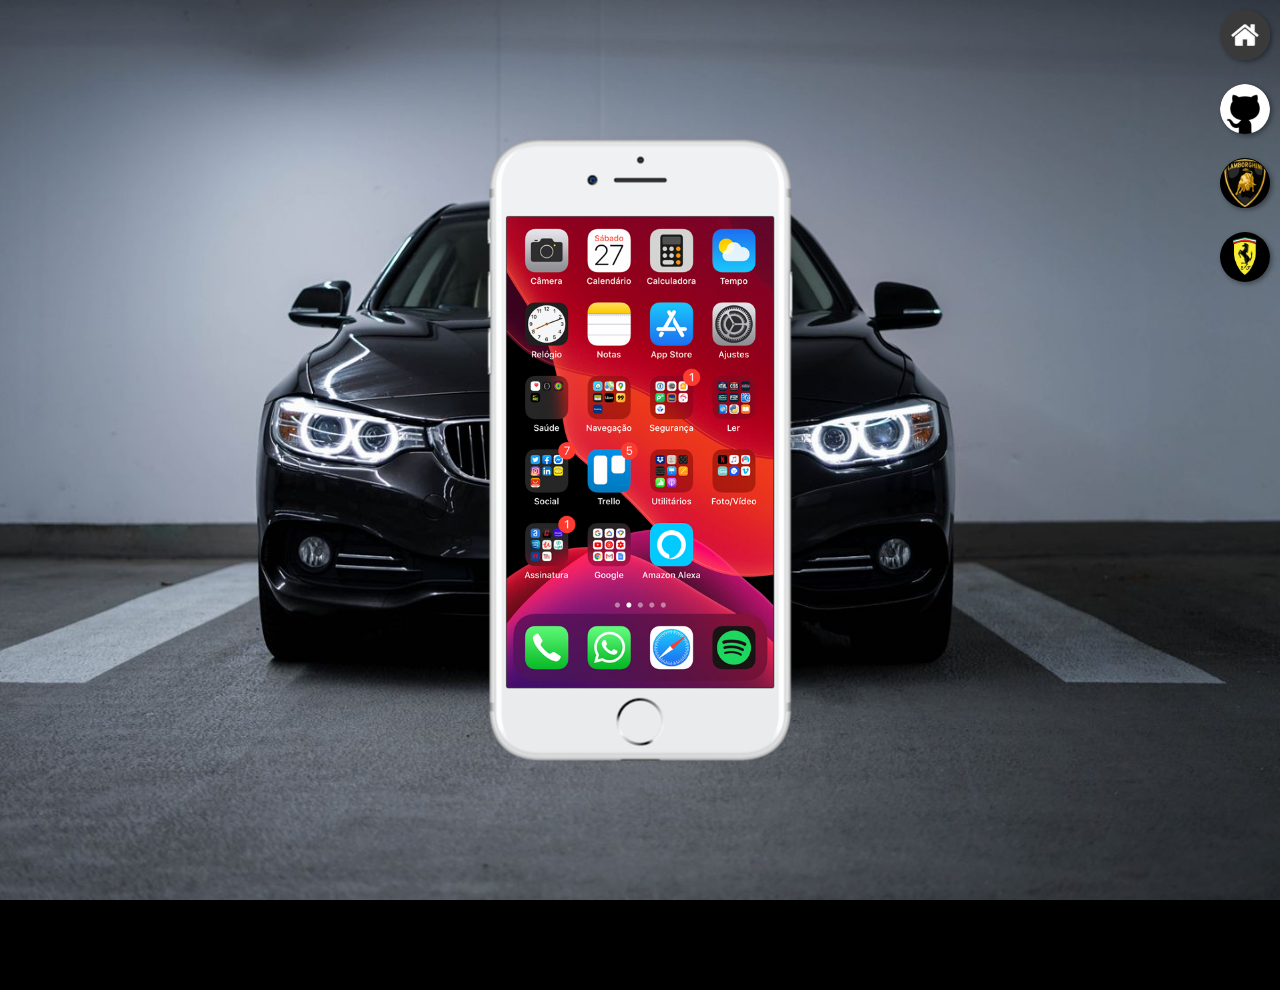
<file: index.html>
<!DOCTYPE html>
<html lang="pt-br">
<head>
    <meta charset="UTF-8">
    <meta name="viewport" content="width=device-width, initial-scale=1.0">
    <title>Projeto-Digital</title>
    <link rel="shortcut icon" href="favicon.ico" type="image/x-icon">
    <link rel="stylesheet" href="estilo/style.css">
</head>
<body>
   <main>
    <section id="telefone">
        <iframe src="home.html" name="tela" id="tela" frameborder="0">
            Seu navegador não é compatível com isso.
        </iframe>

    </section>
    <section id="redes-sociais">
        <a href="home.html" target="tela"><img src="imagem/logo-home.jpg" alt="Home"></a><br>
       
        <a href="GitHub.html" target="tela"><img src="imagem/GitHub_Invertocat_White.png" alt="GitHub"></a><br>
        
        <a href="lamborghini.html" target="tela"><img class="logo-projeto" id="lamborghini" src="imagem/android-chrome-512x512.png" alt="lamborghini"></a><br>
          
        <a href="ferrari.html" target="tela"><img  class="logo-projeto" src="imagem/simbolo ferrari.jpg" alt="Ferrari"></a>

    </section> 

   </main>
    
</body>
</html>
</file>
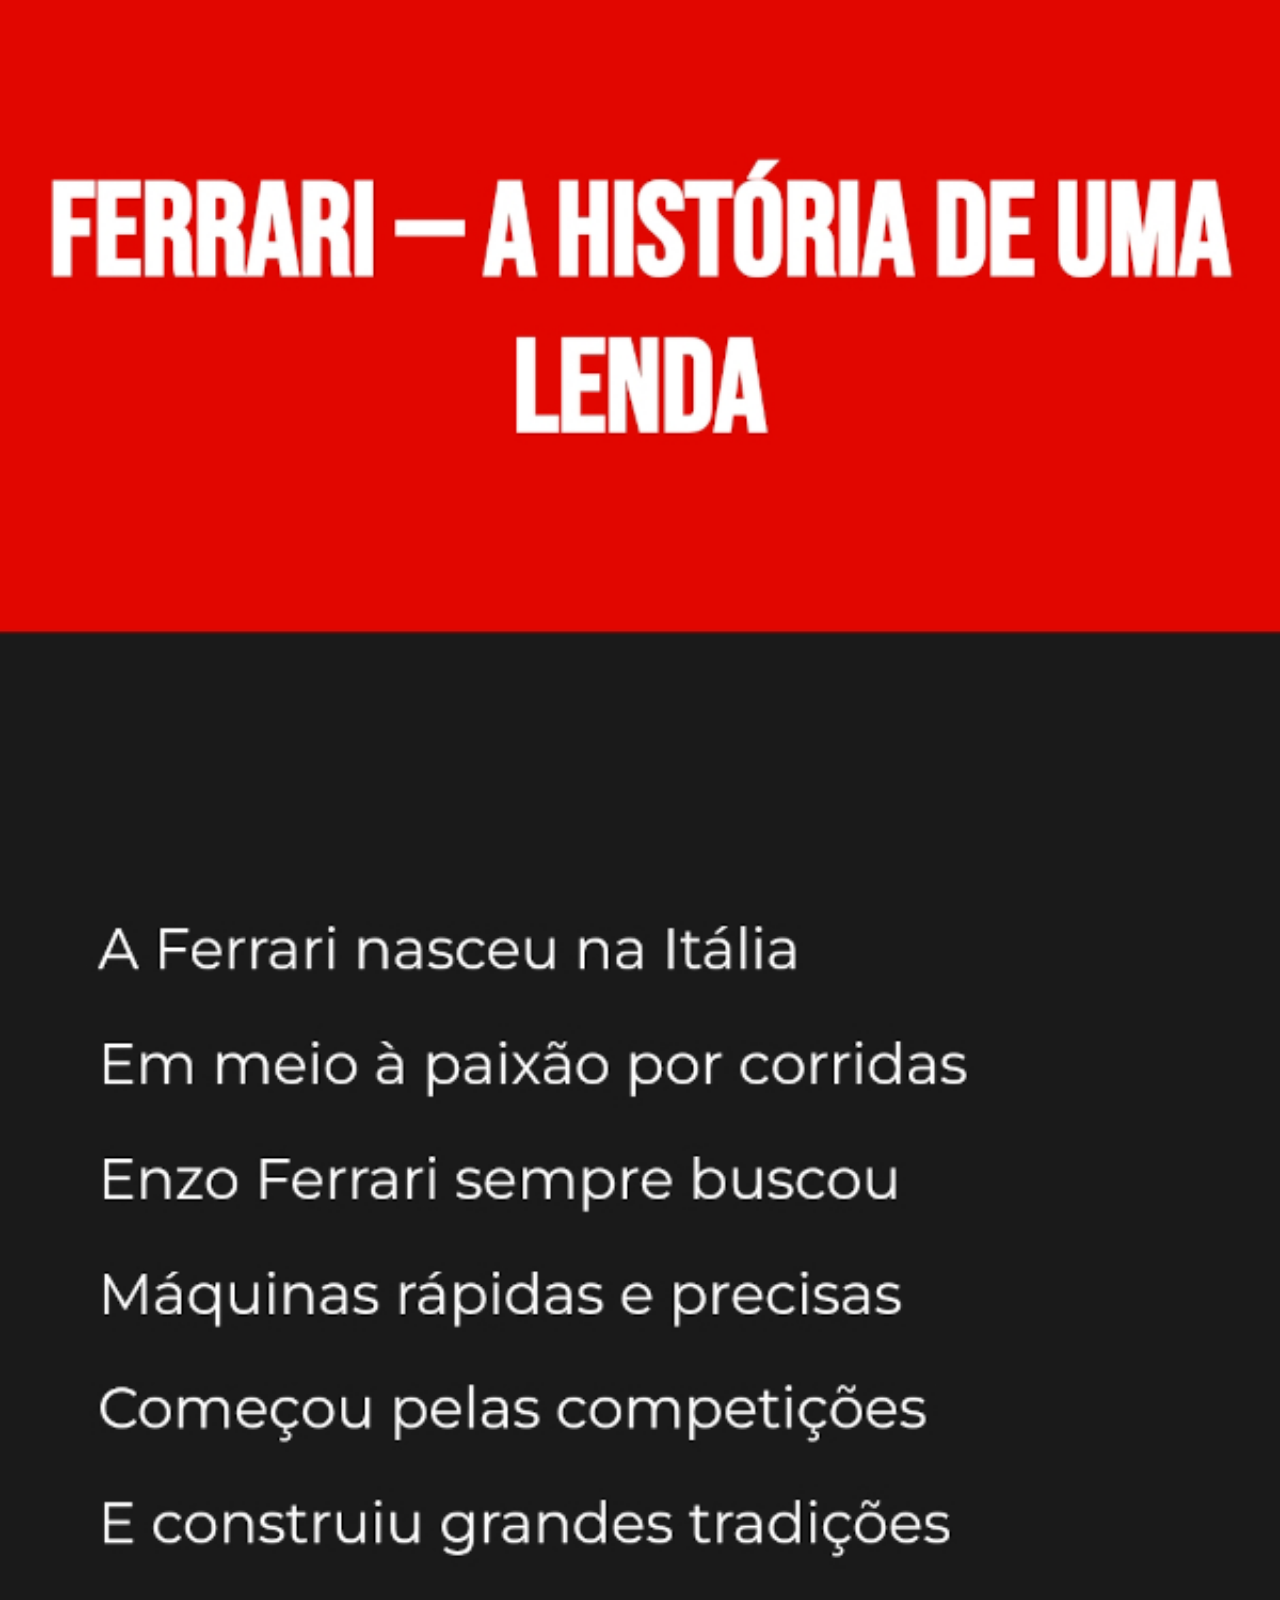
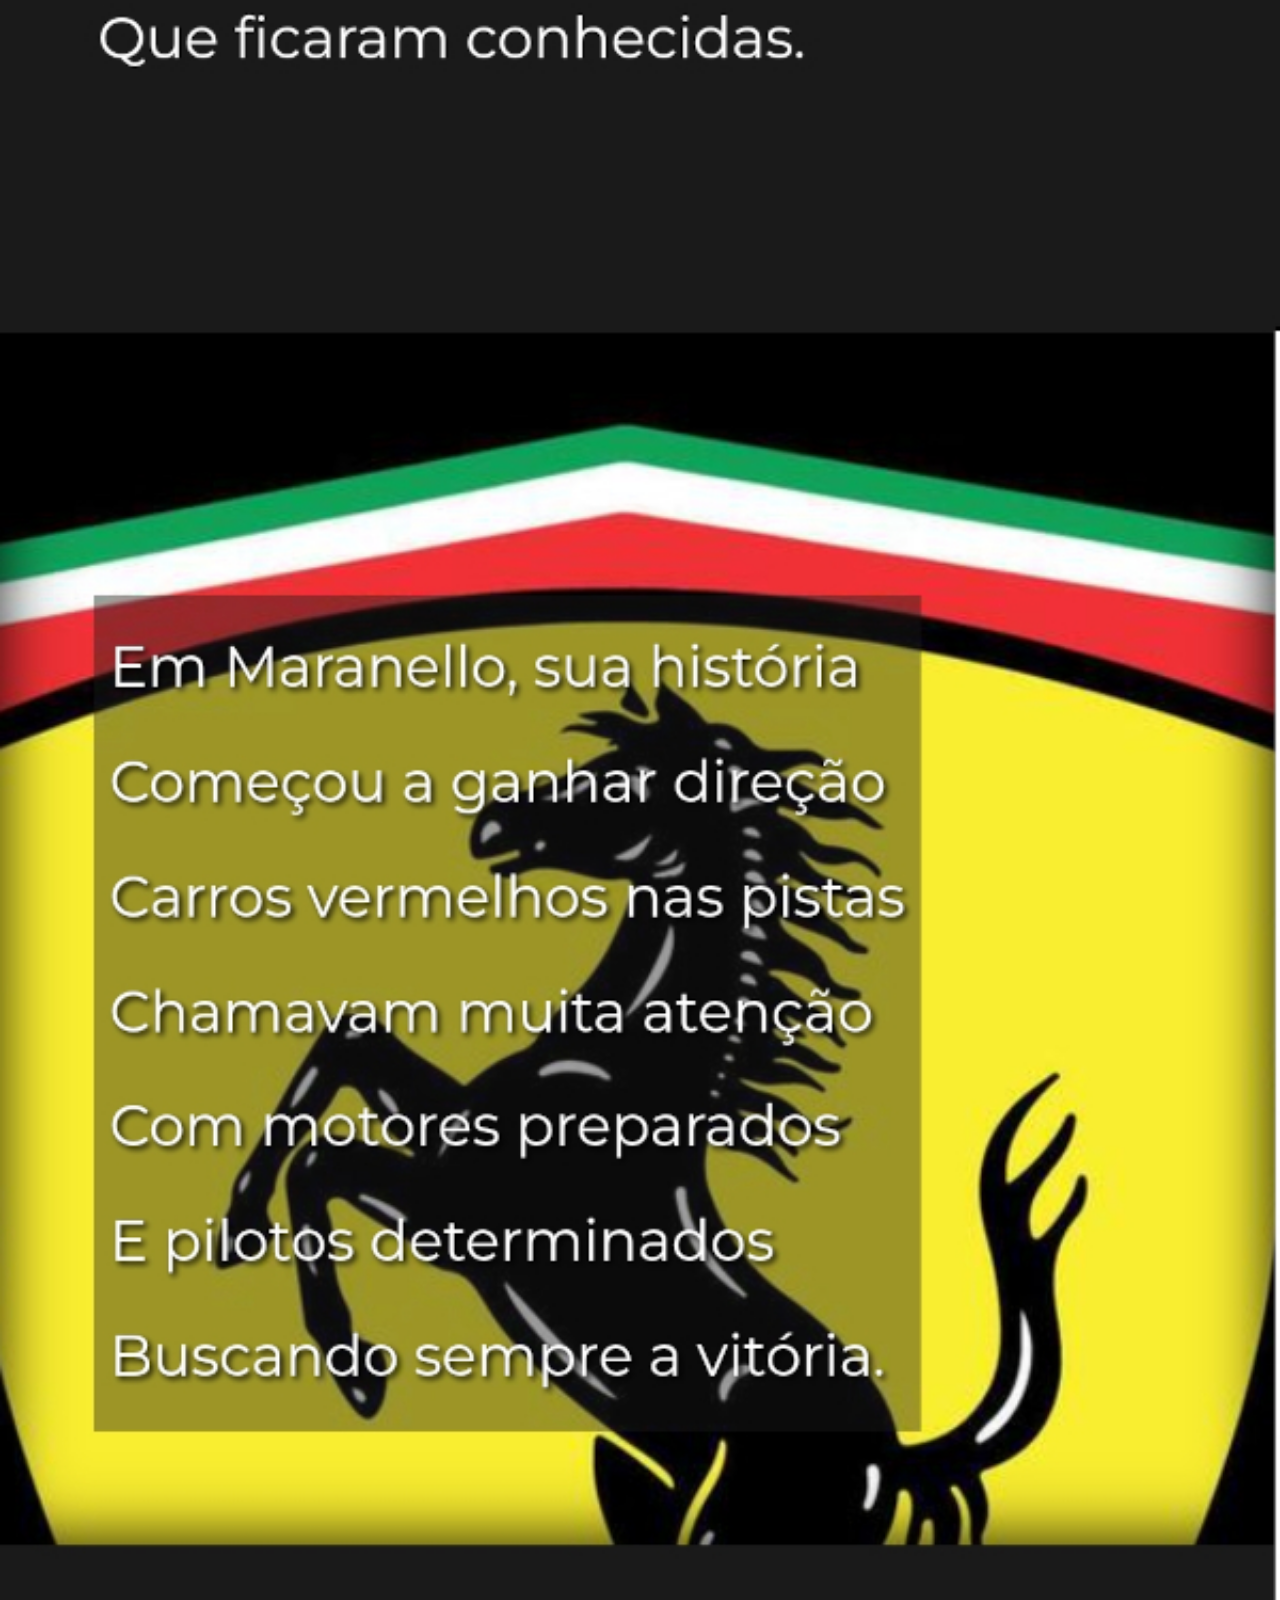
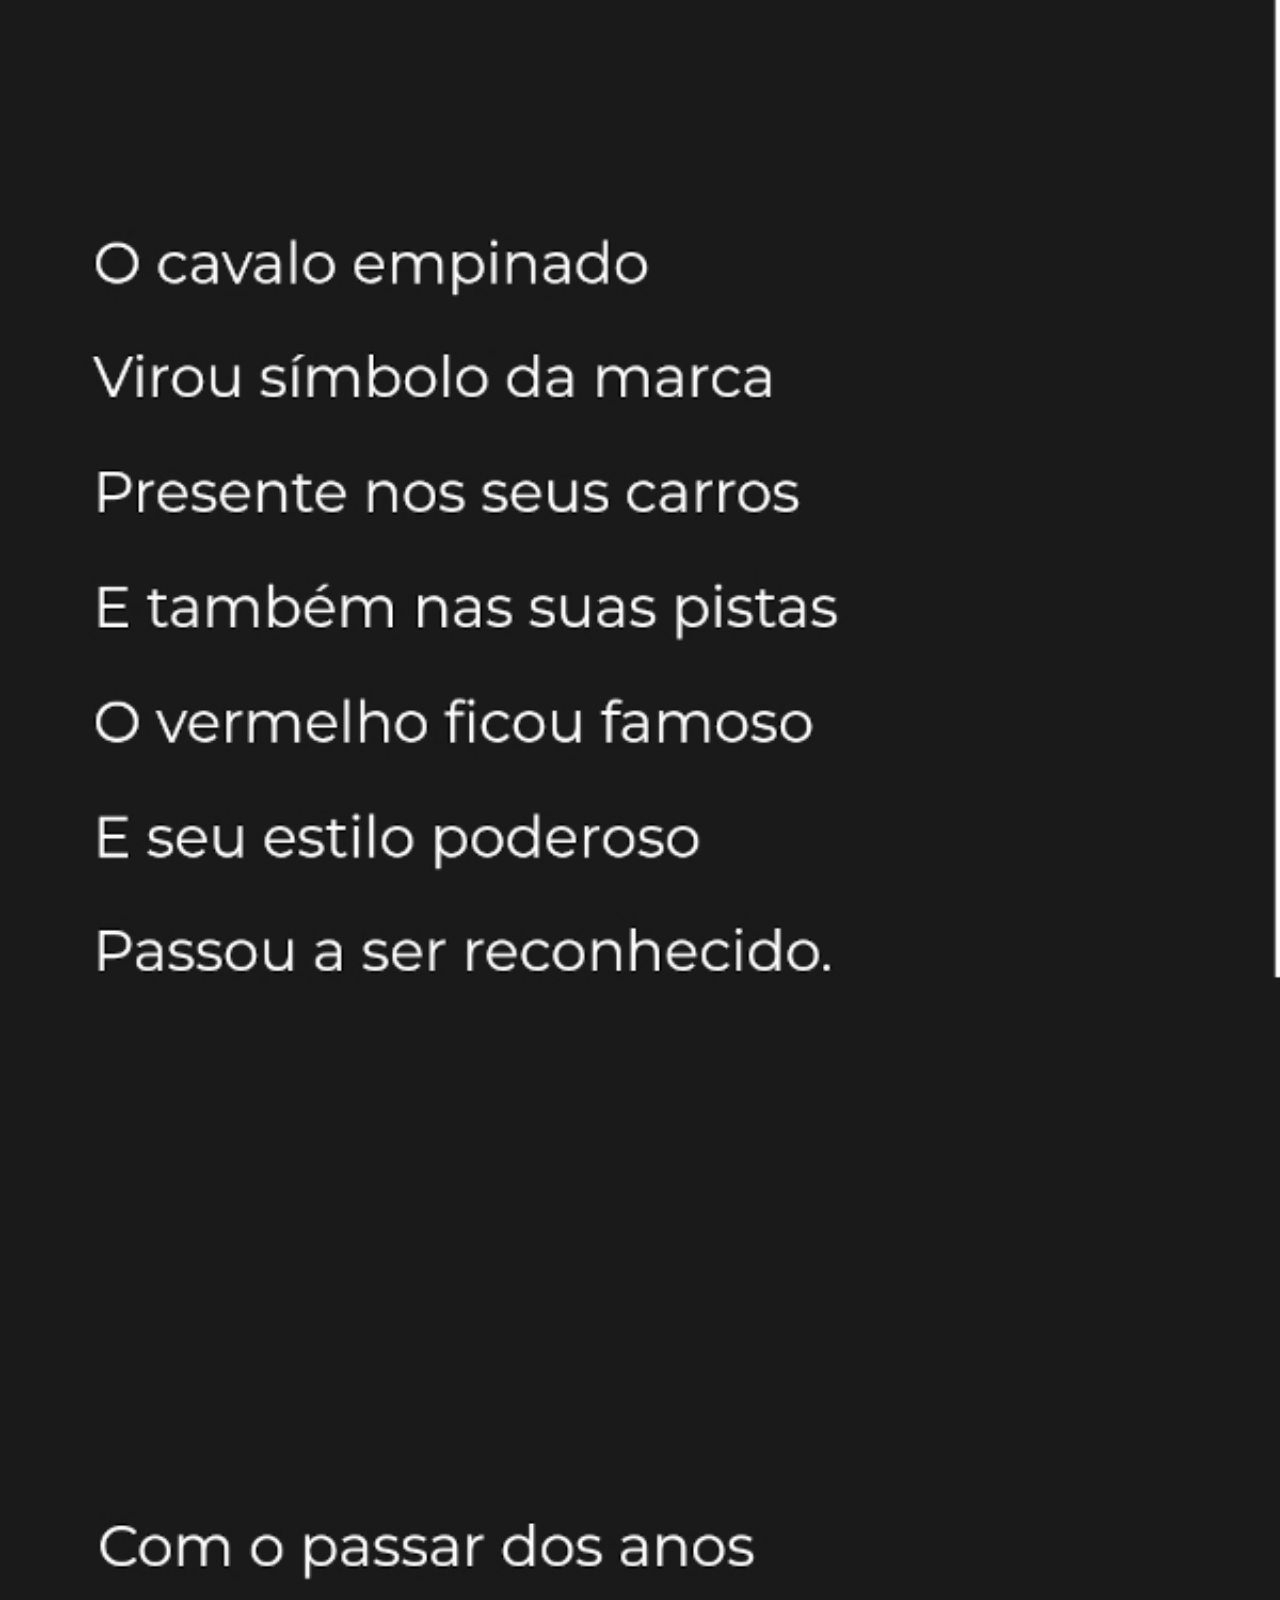
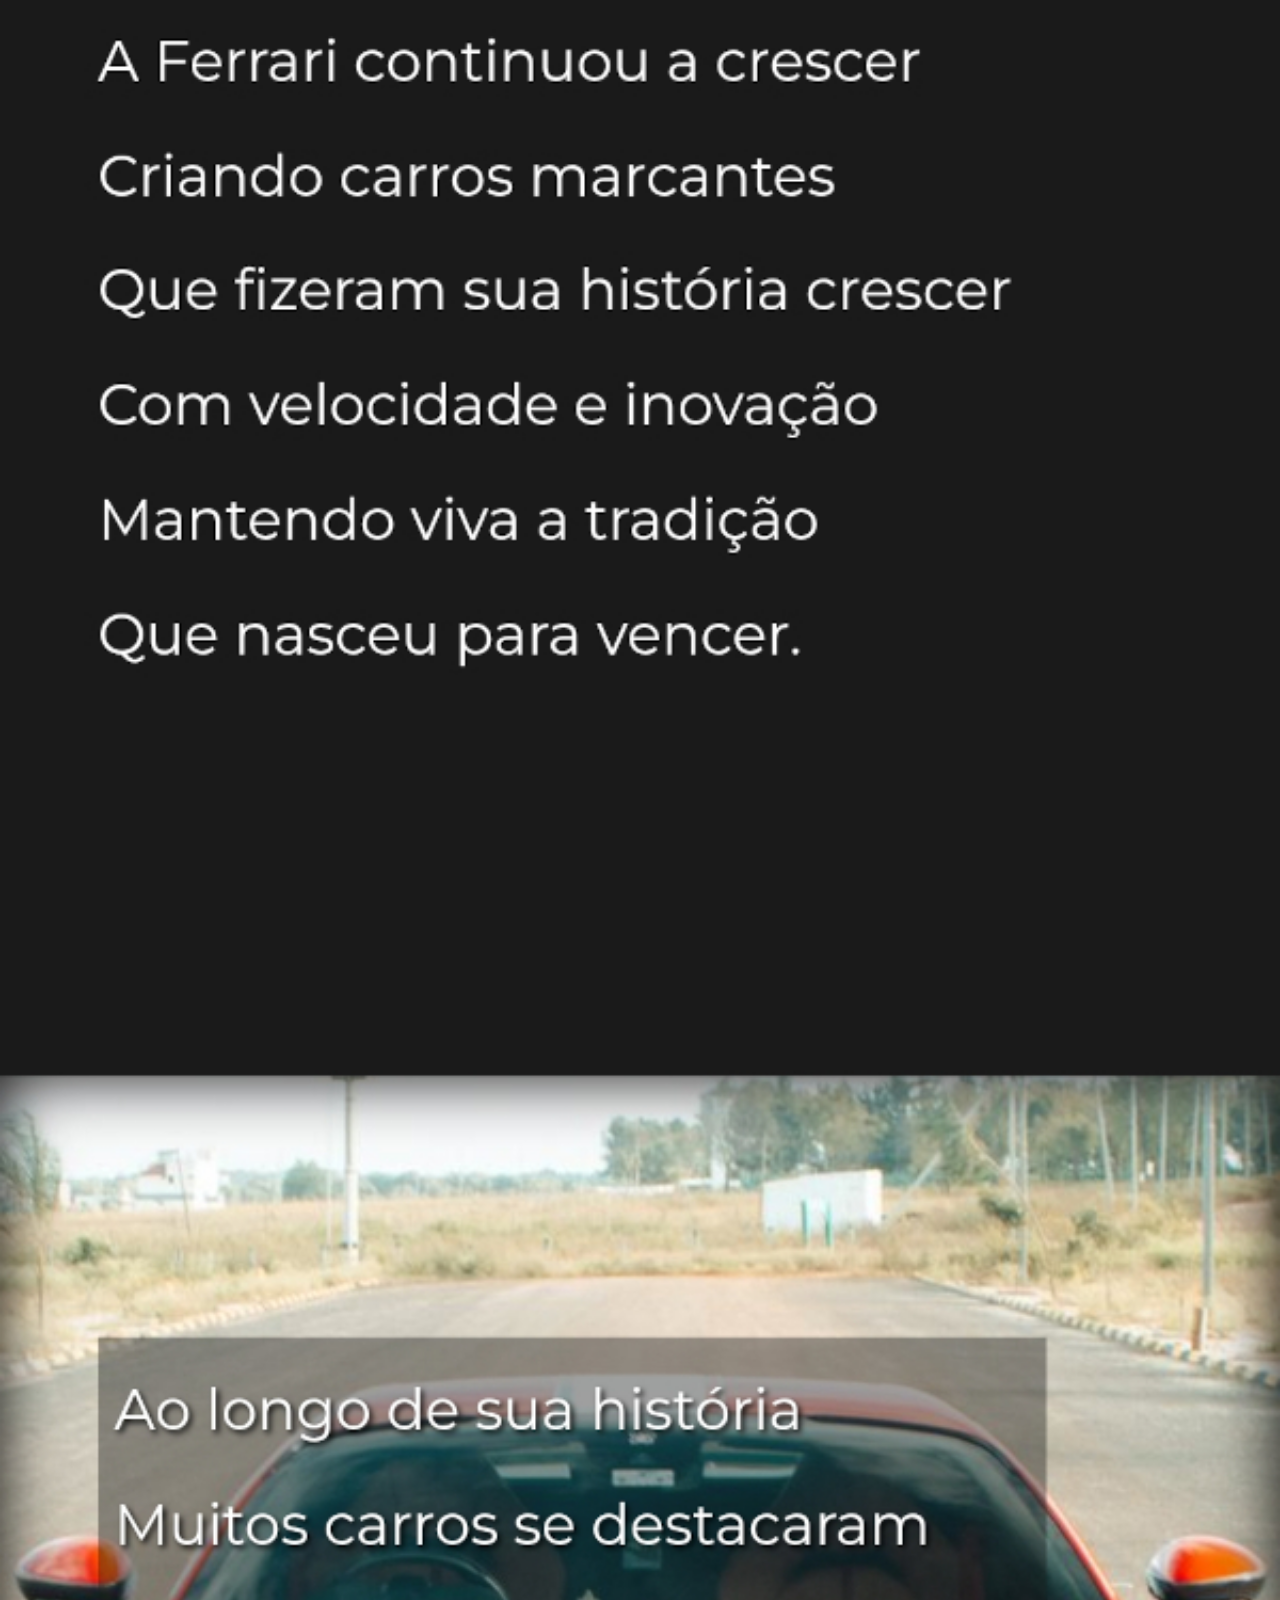
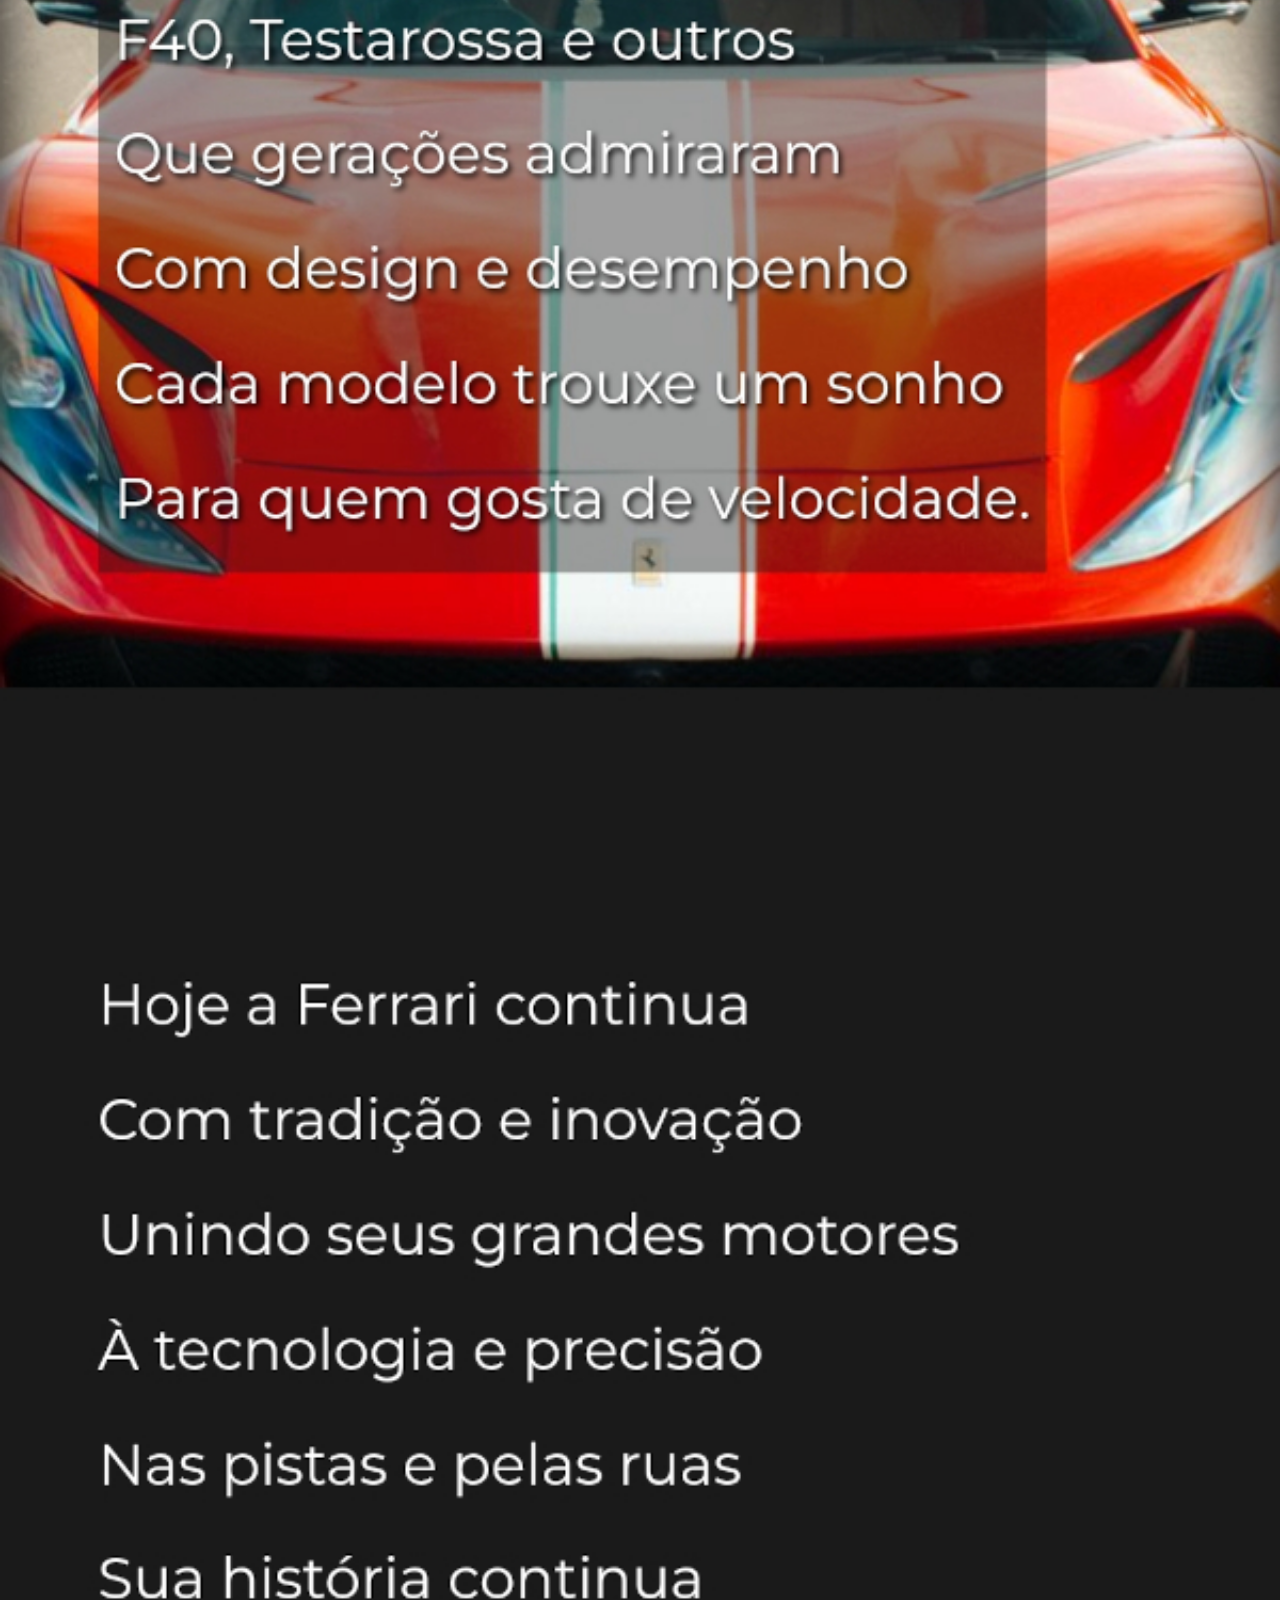
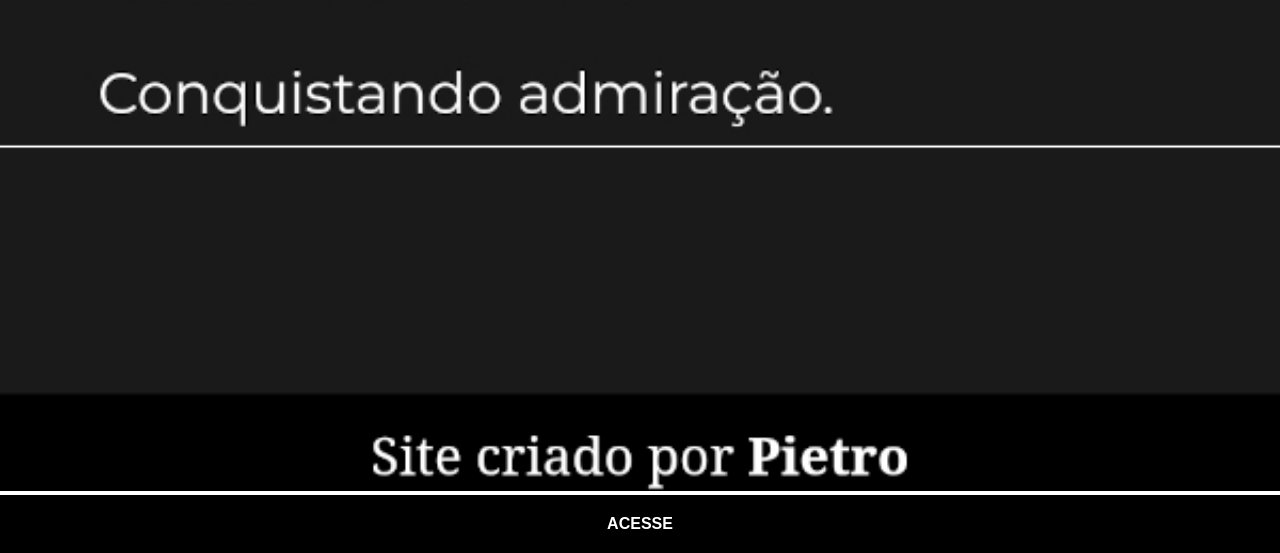
<file: ferrari.html>
<!DOCTYPE html>
<html lang="pt-br">
<head>
    <meta charset="UTF-8">
    <meta name="viewport" content="width=device-width, initial-scale=1.0">
    <title>Ferrari</title>
   <link rel="stylesheet" href="estilo/social.css">
</head>
<body>
    <img src="imagem/tela-ferrari.jpg" alt="Ferrari">
    <a href="https://pietroo14.github.io/projeto-ferrari/" target="_blank" id="ferrari">ACESSE</a>

    
</body>
</html>
</file>
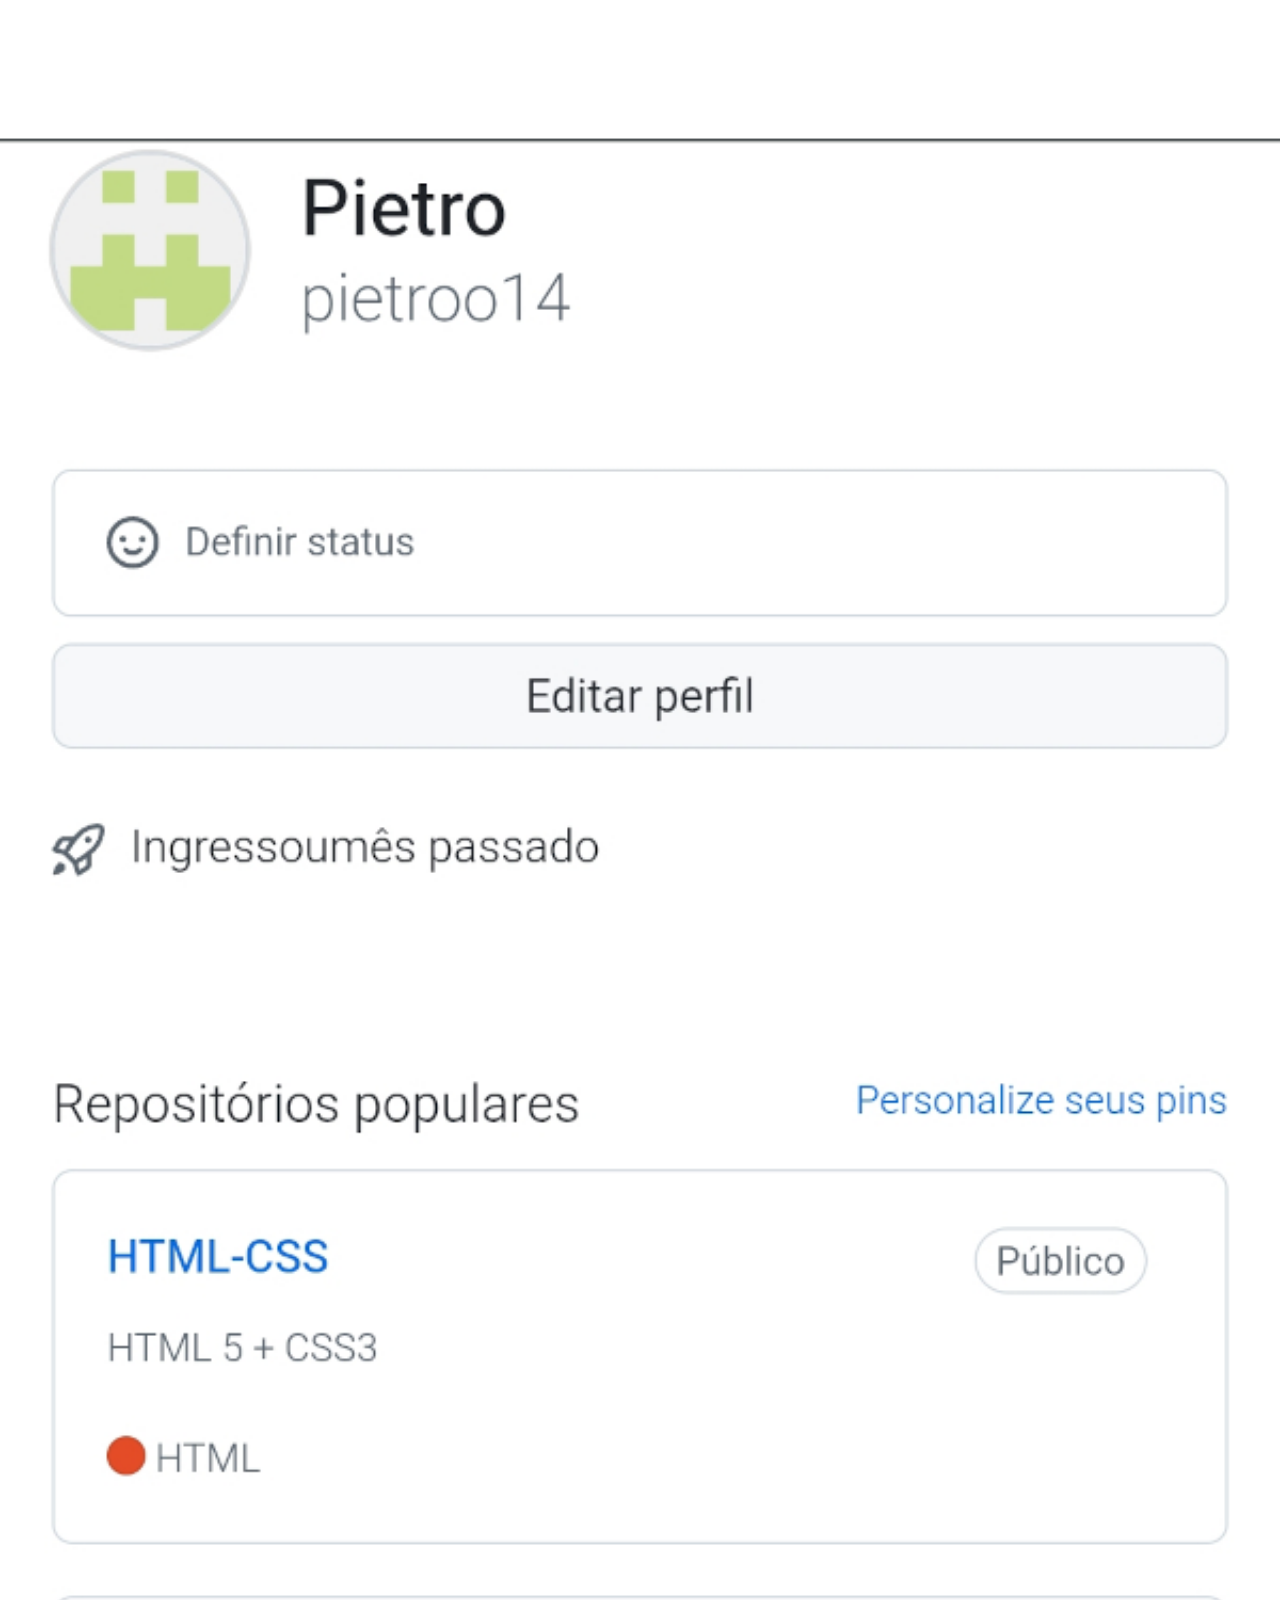
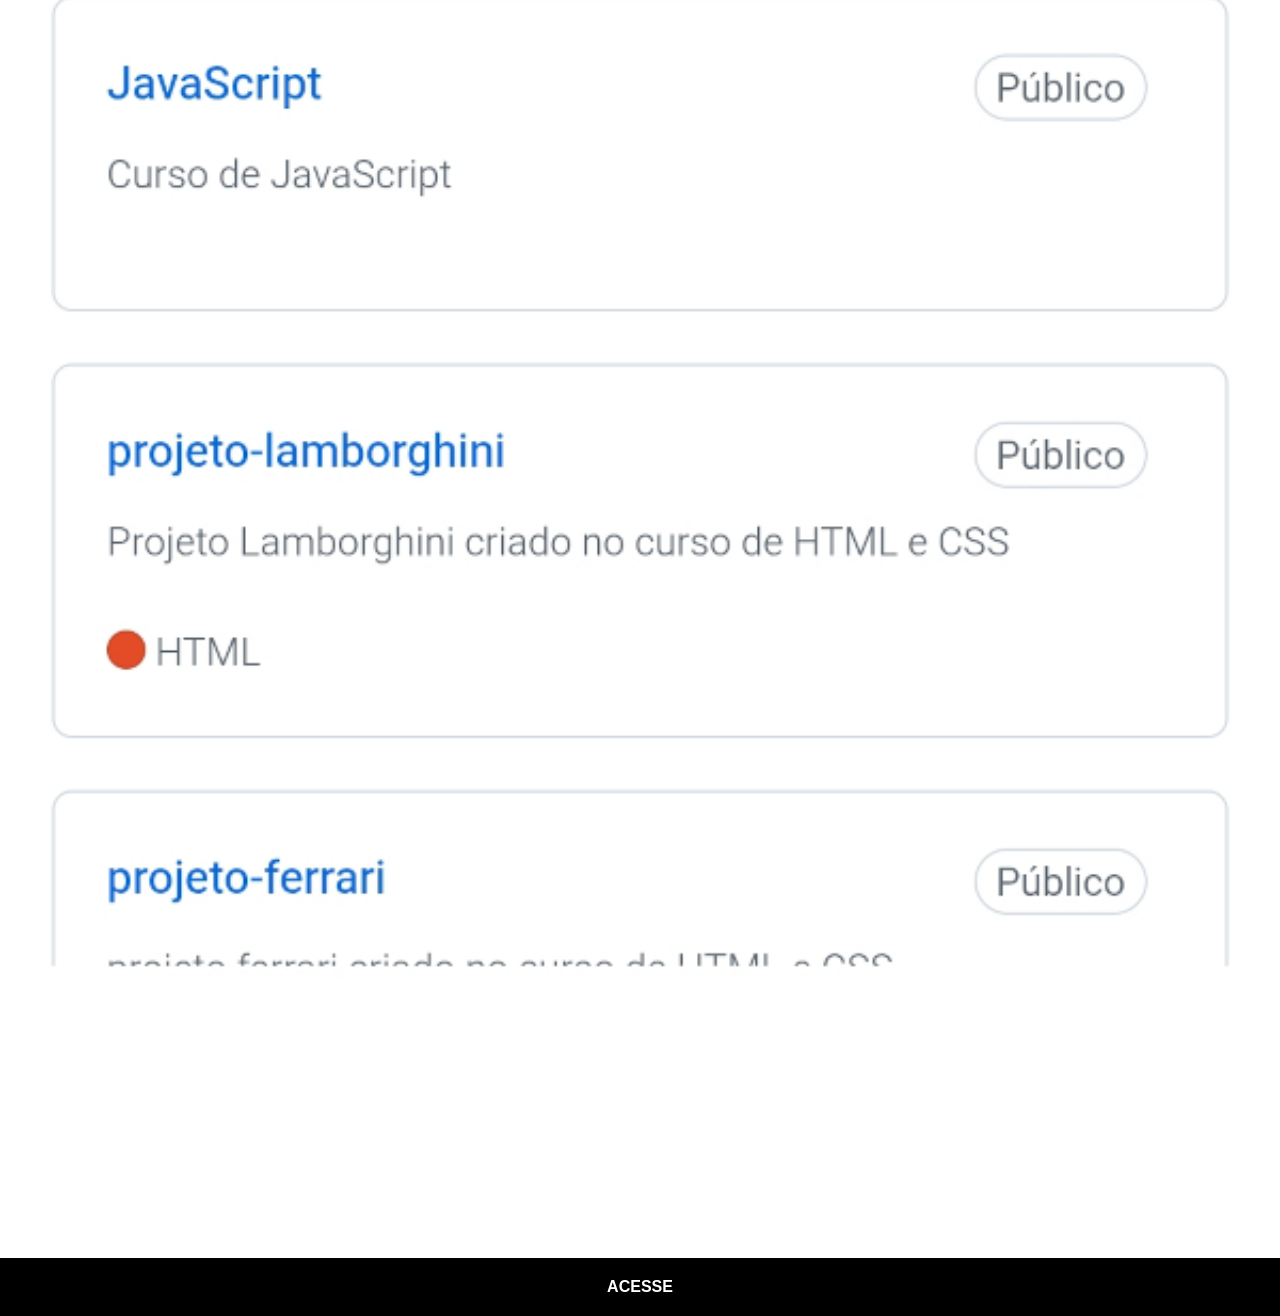
<file: GitHub.html>
<!DOCTYPE html>
<html lang="pt-br">
<head>
    <meta charset="UTF-8">
    <meta name="viewport" content="width=device-width, initial-scale=1.0">
    <title>GitHub</title>
   <link rel="stylesheet" href="estilo/social.css">
</head>
<body>
    <img src="imagem/tela-github.jpg" alt="GitHub">
    <a href="https://github.com/pietroo14" target="_blank" id="github">ACESSE</a>
    
</body>
</html>
</file>
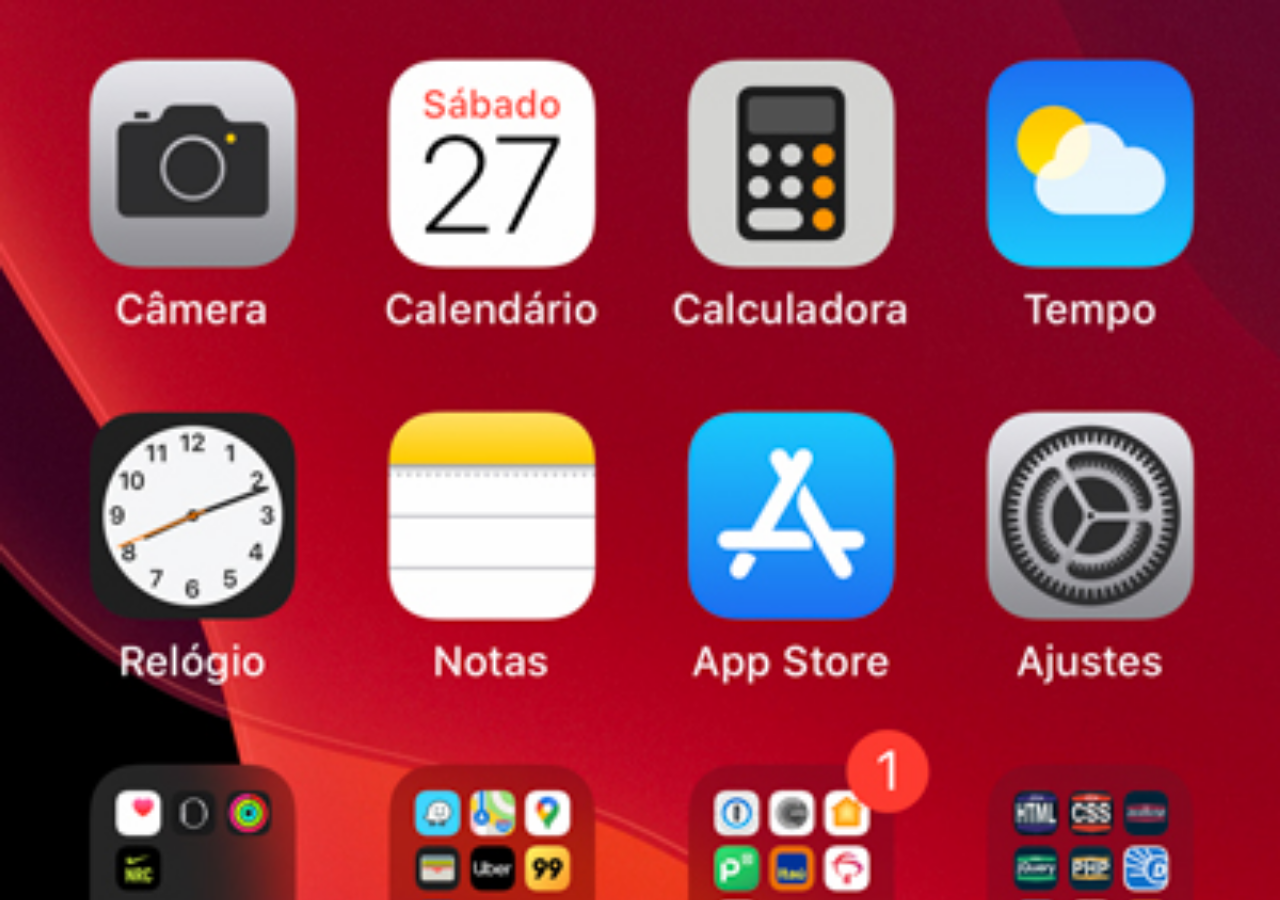
<file: home.html>
<!DOCTYPE html>
<html lang="pt-br">
<head>
    <meta charset="UTF-8">
    <meta name="viewport" content="width=device-width, initial-scale=1.0">
    <title>Home</title>
</head>
<style>
    *{
        margin: 0px;
        padding: 0px;
    }

    body{
        height: 100vh ;
        width: 100vw ;
        background: black url(imagem/tela-home.jpg) no-repeat top center ;
        background-size: cover;
    }
</style>
<body>
    
</body>
</html>
</file>
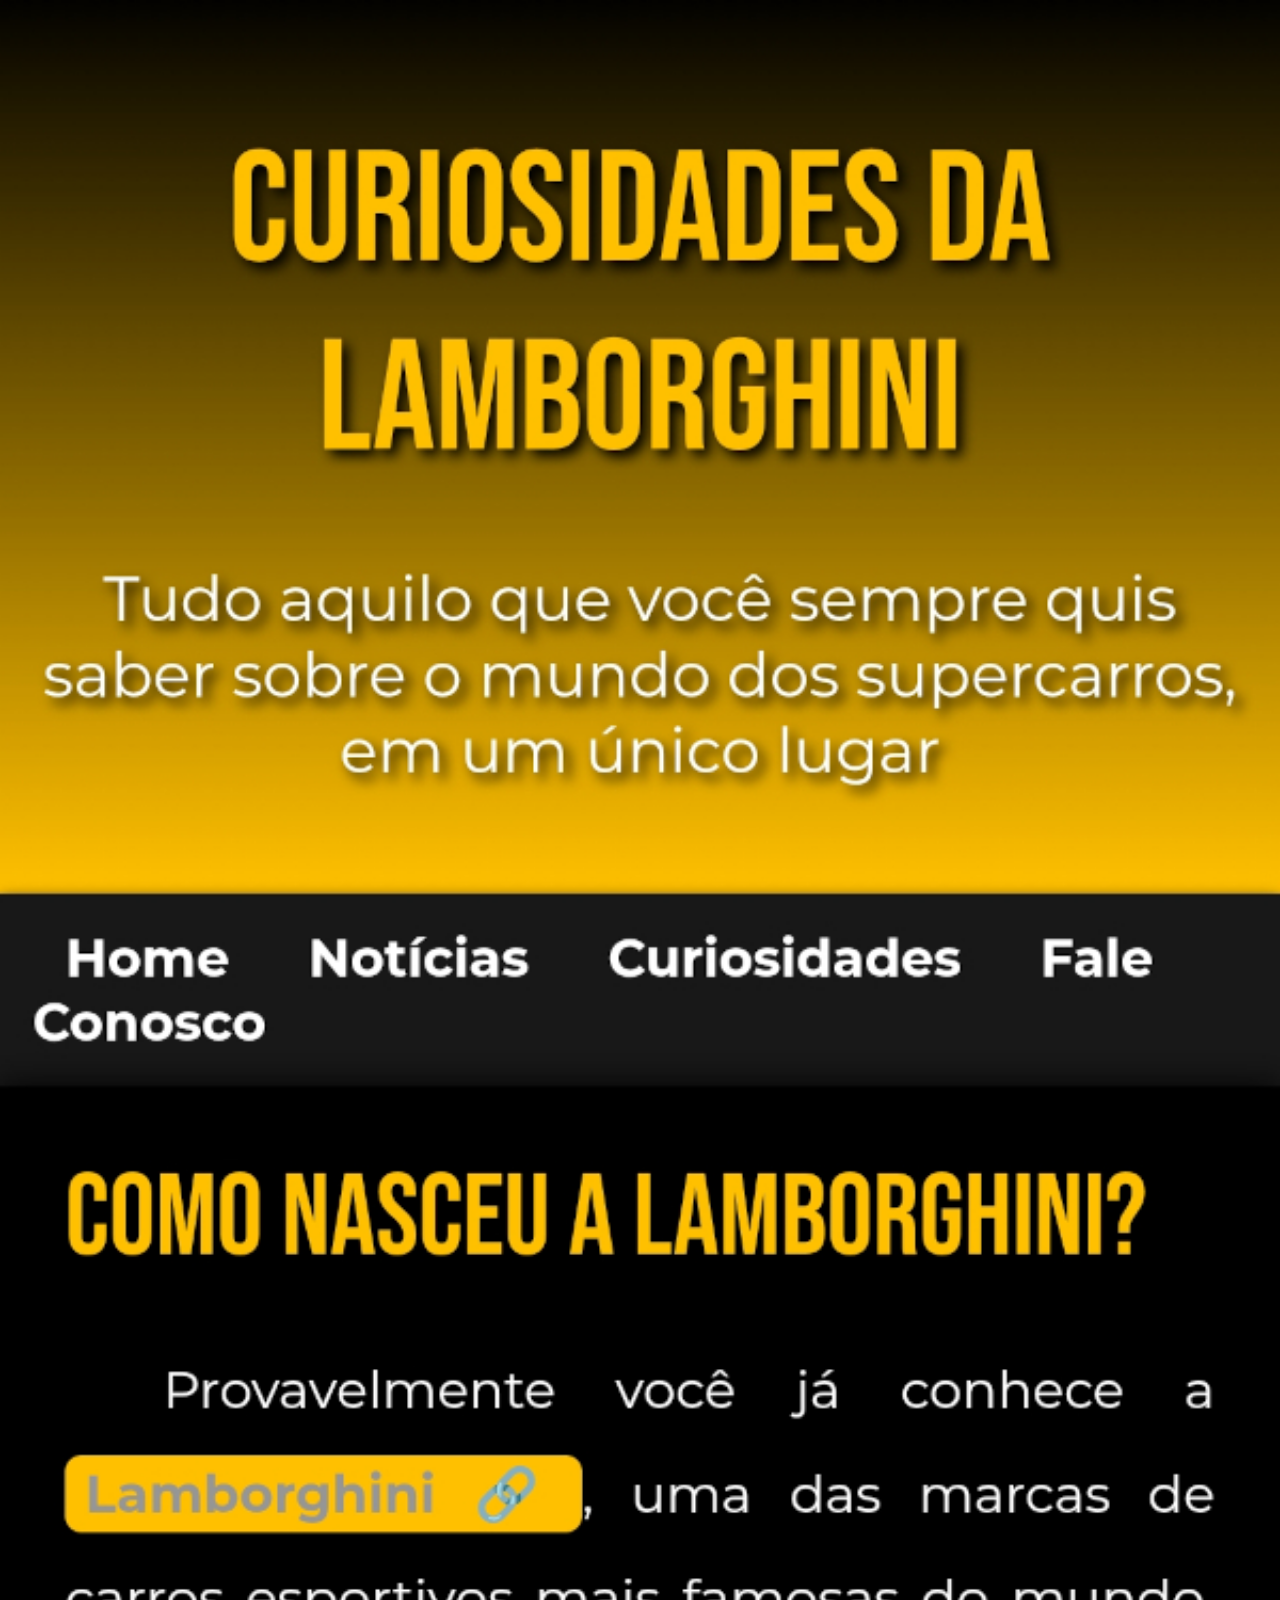
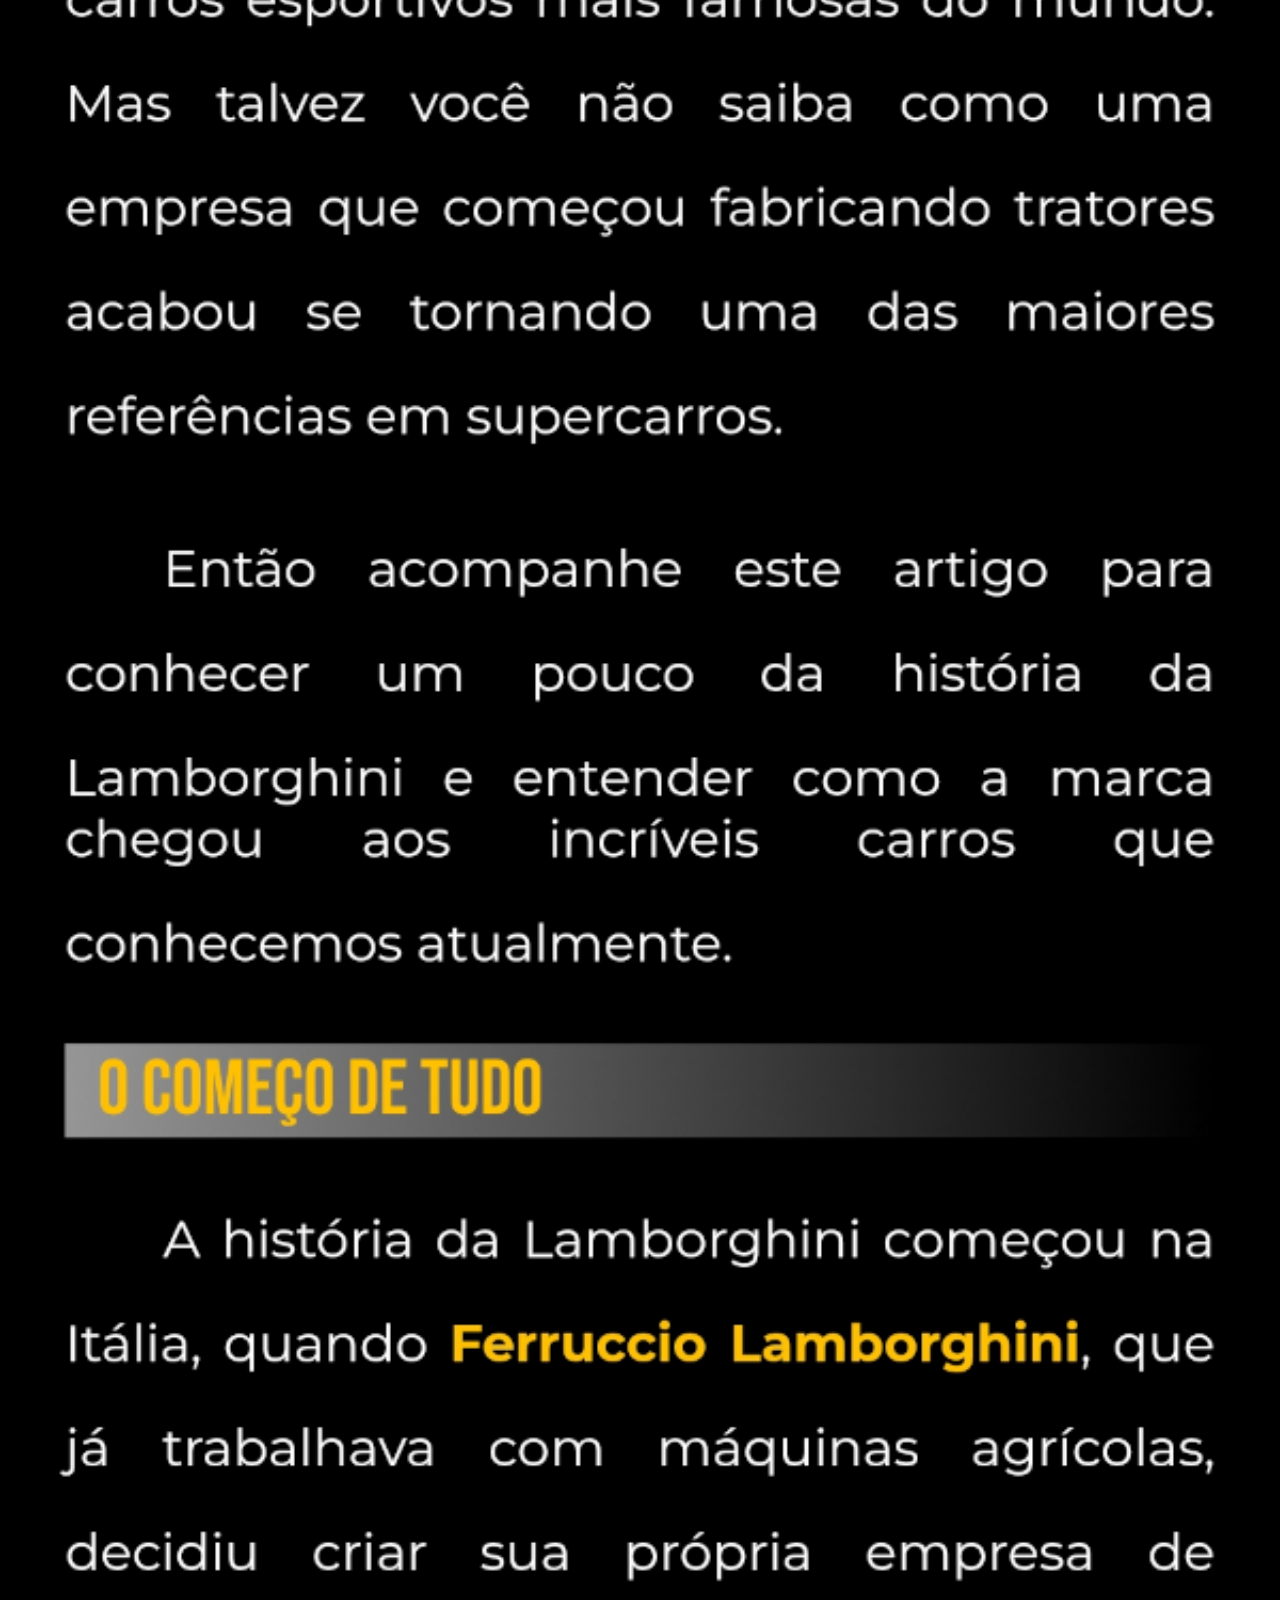
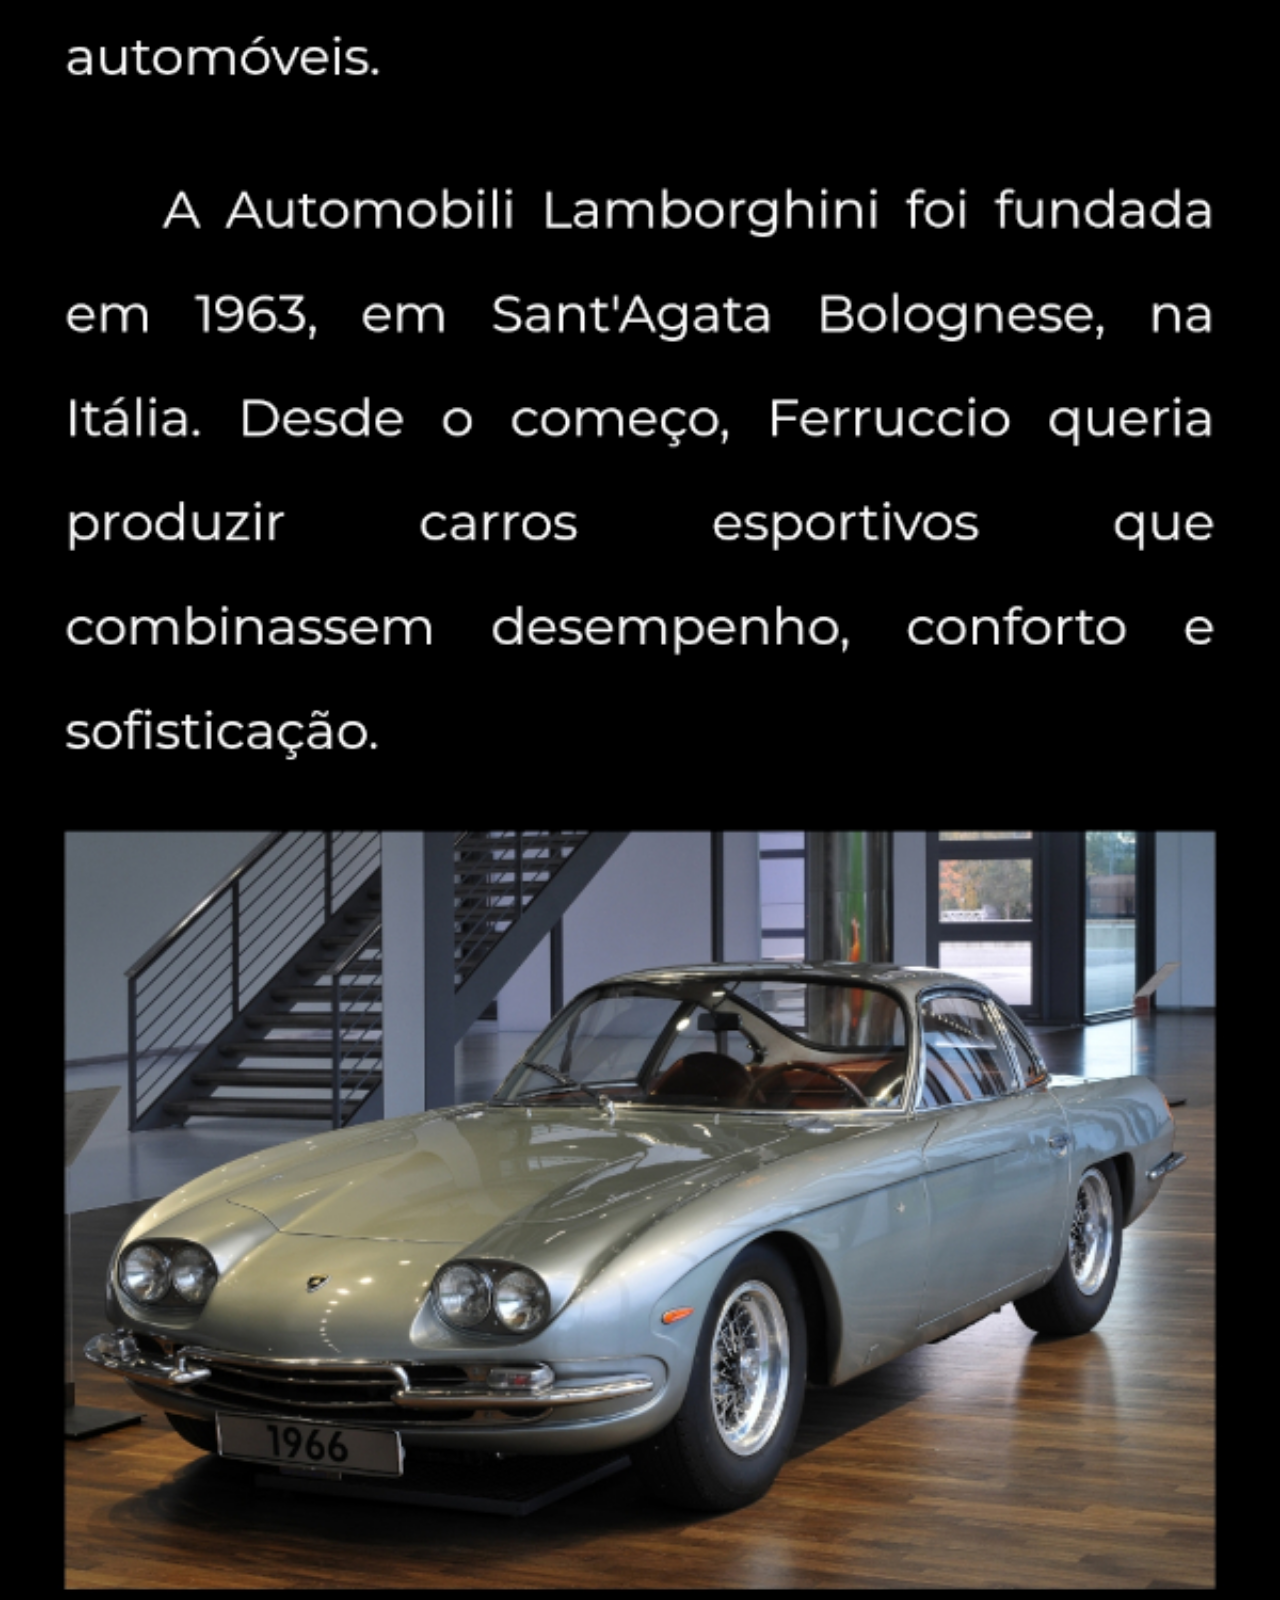
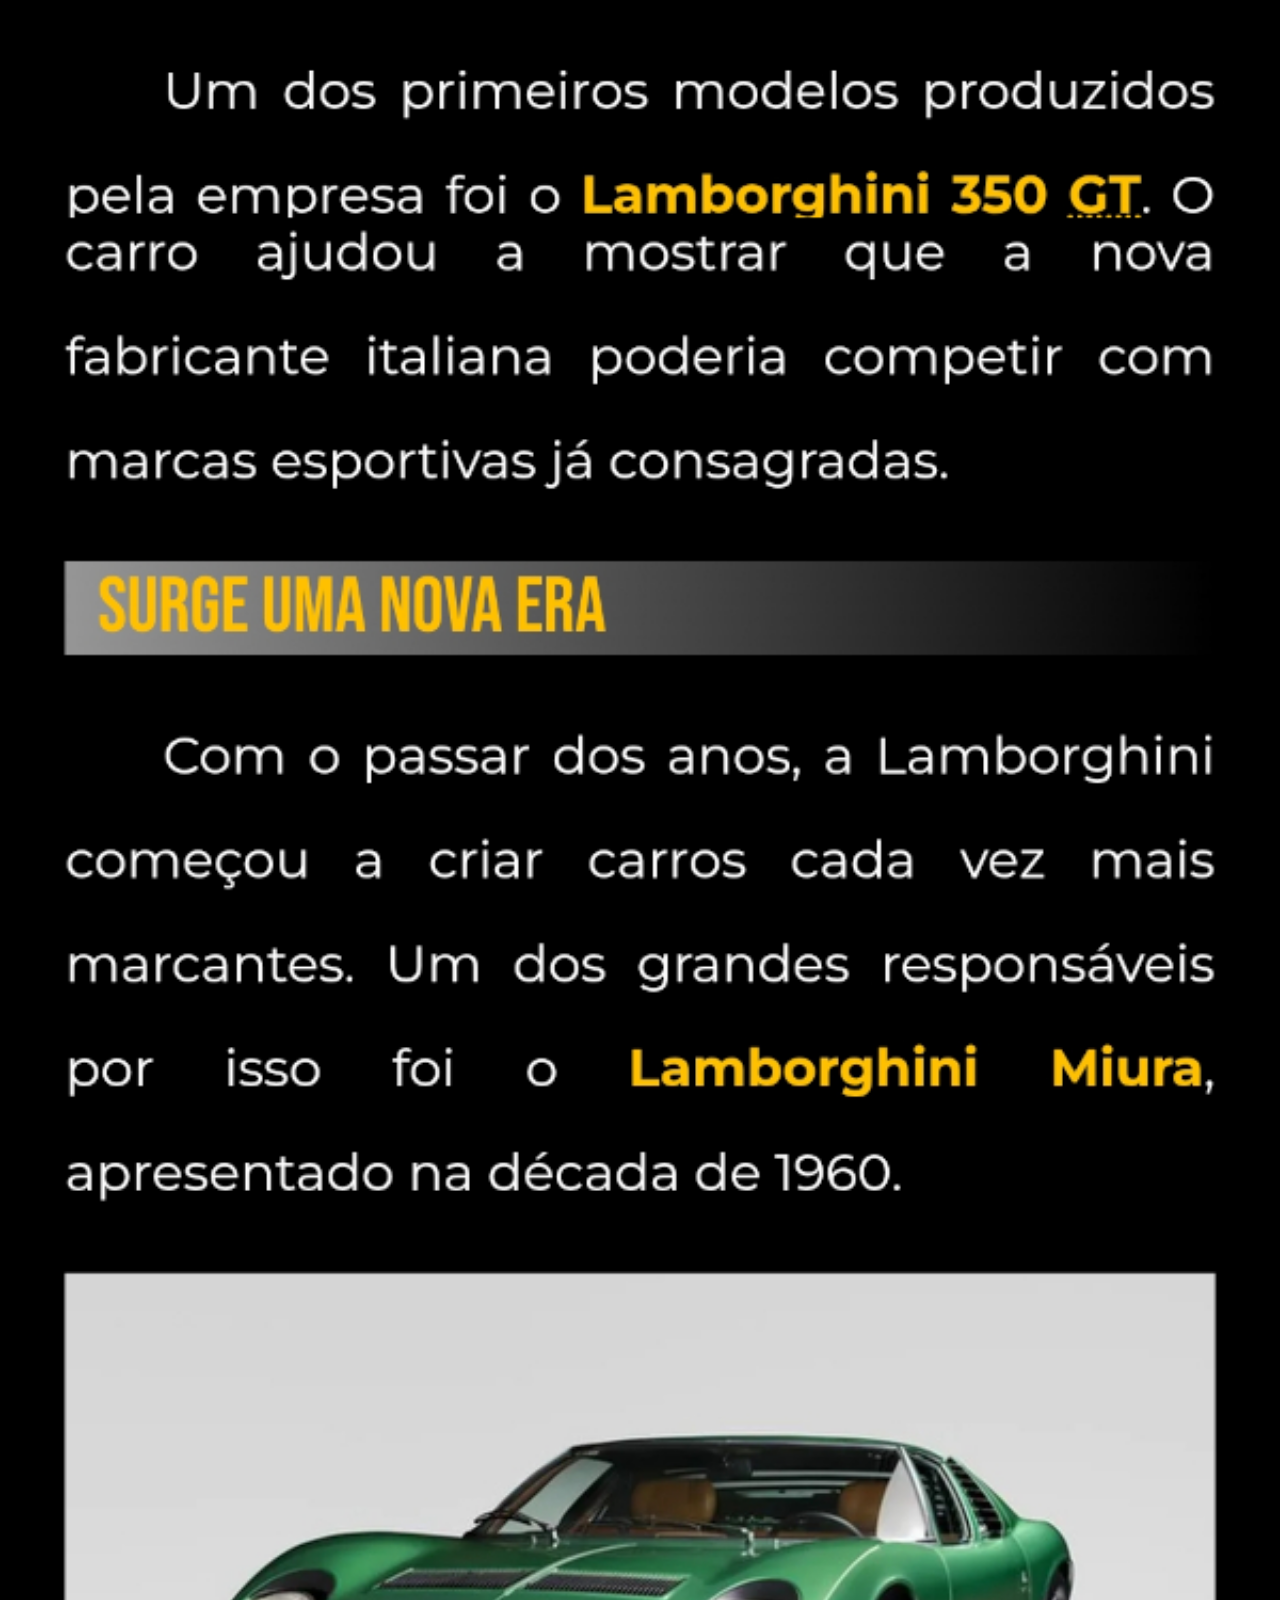
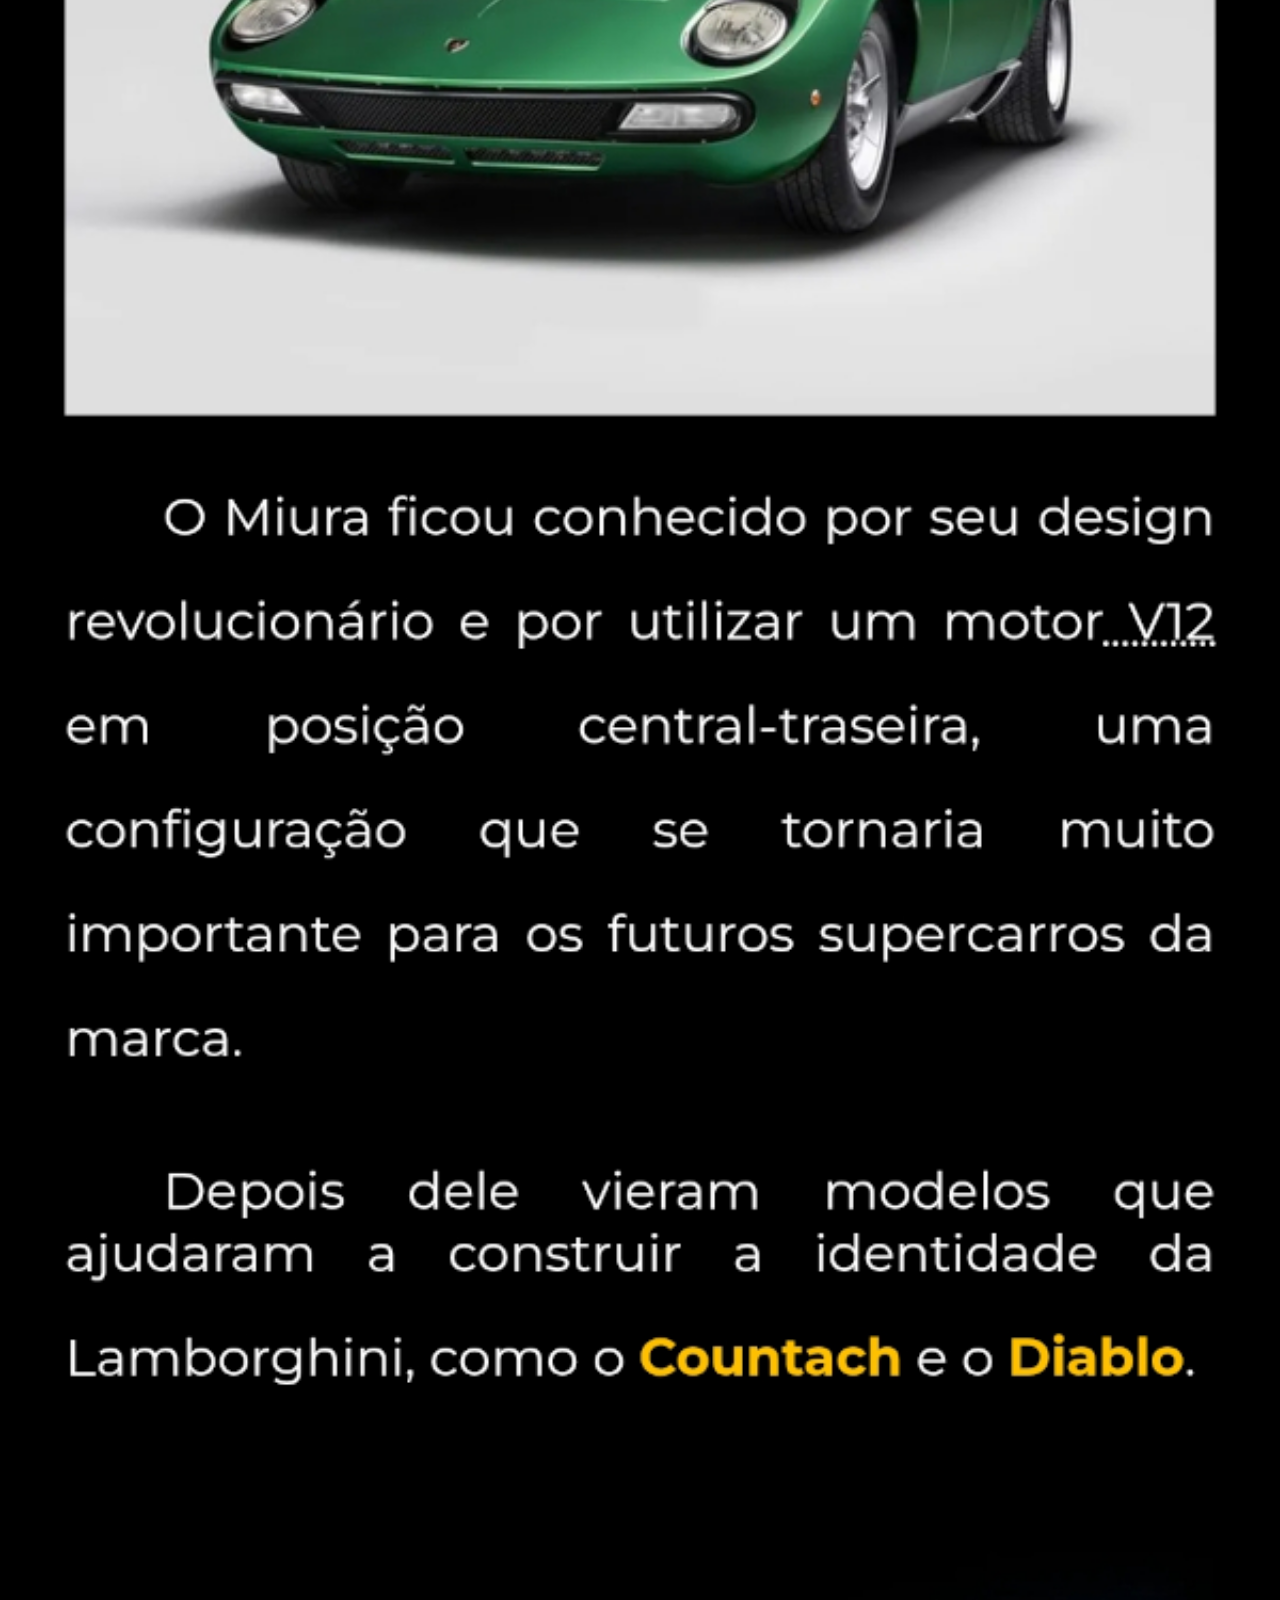
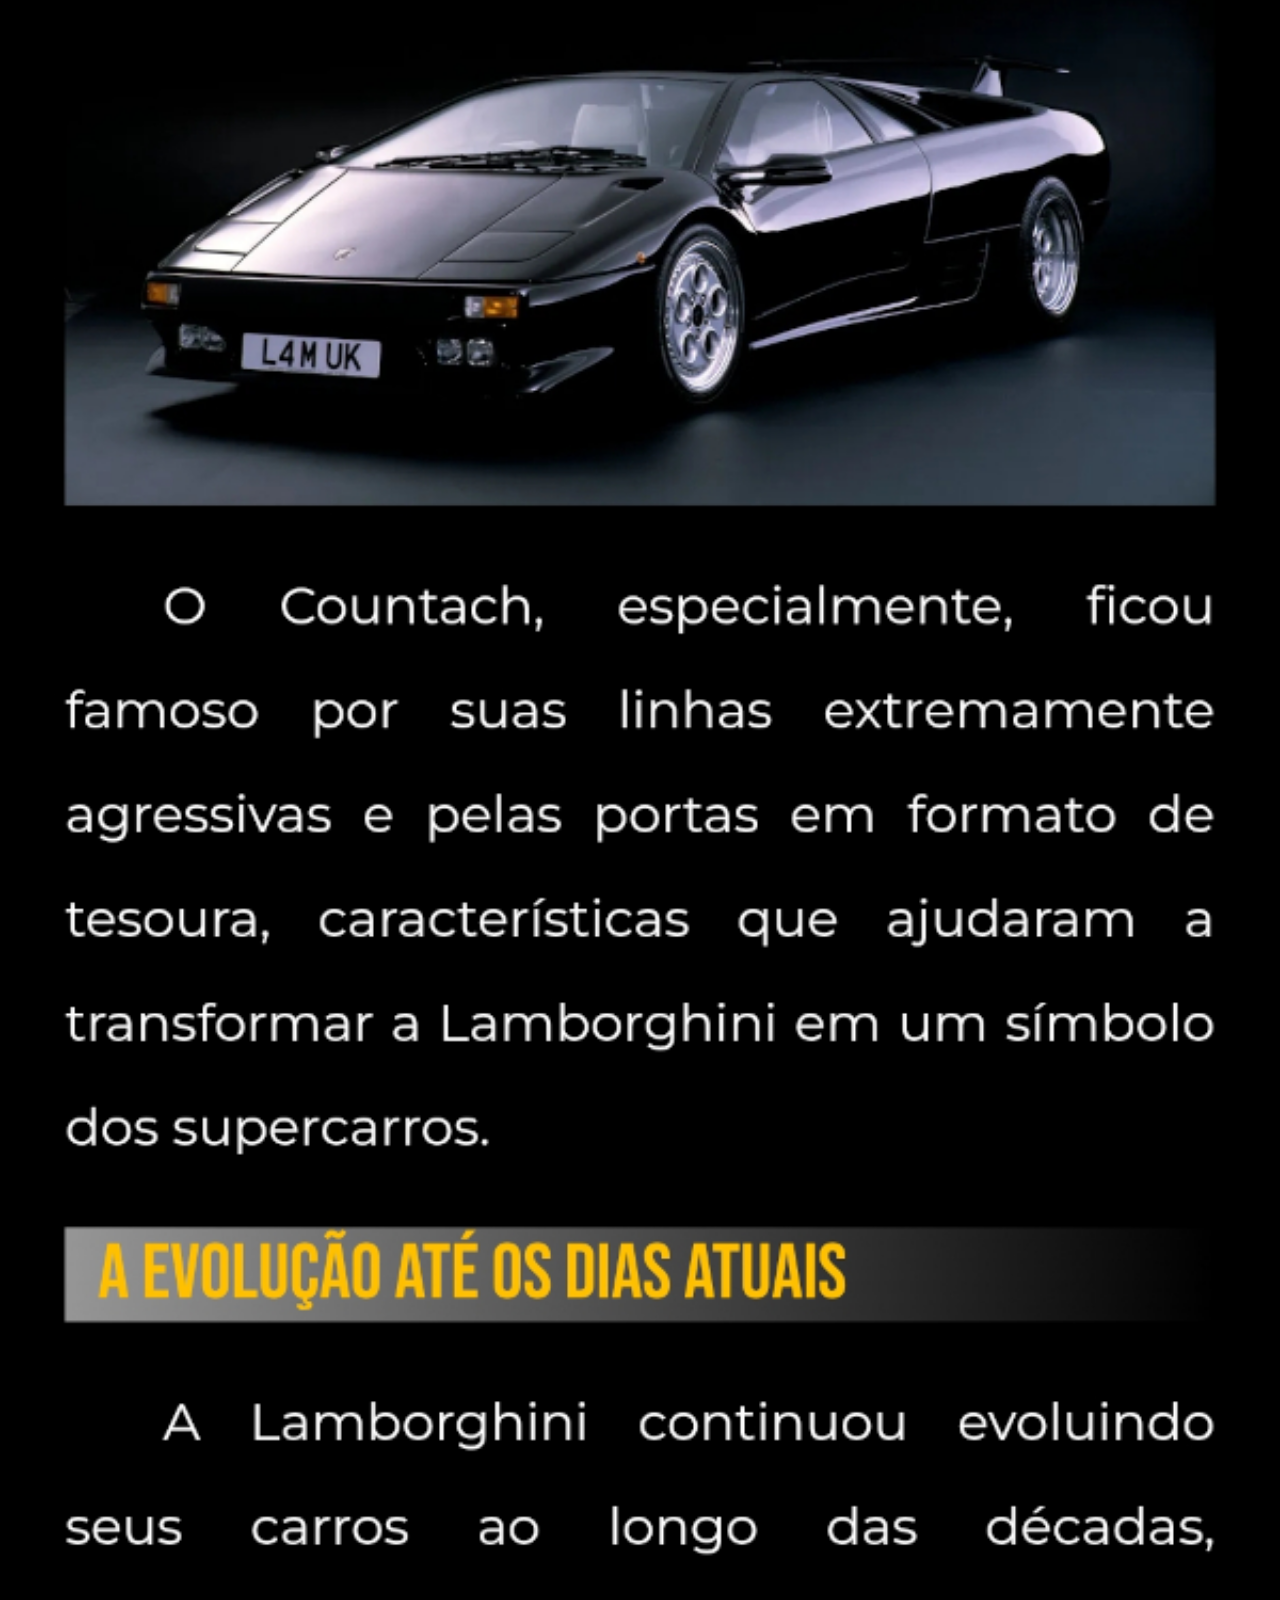
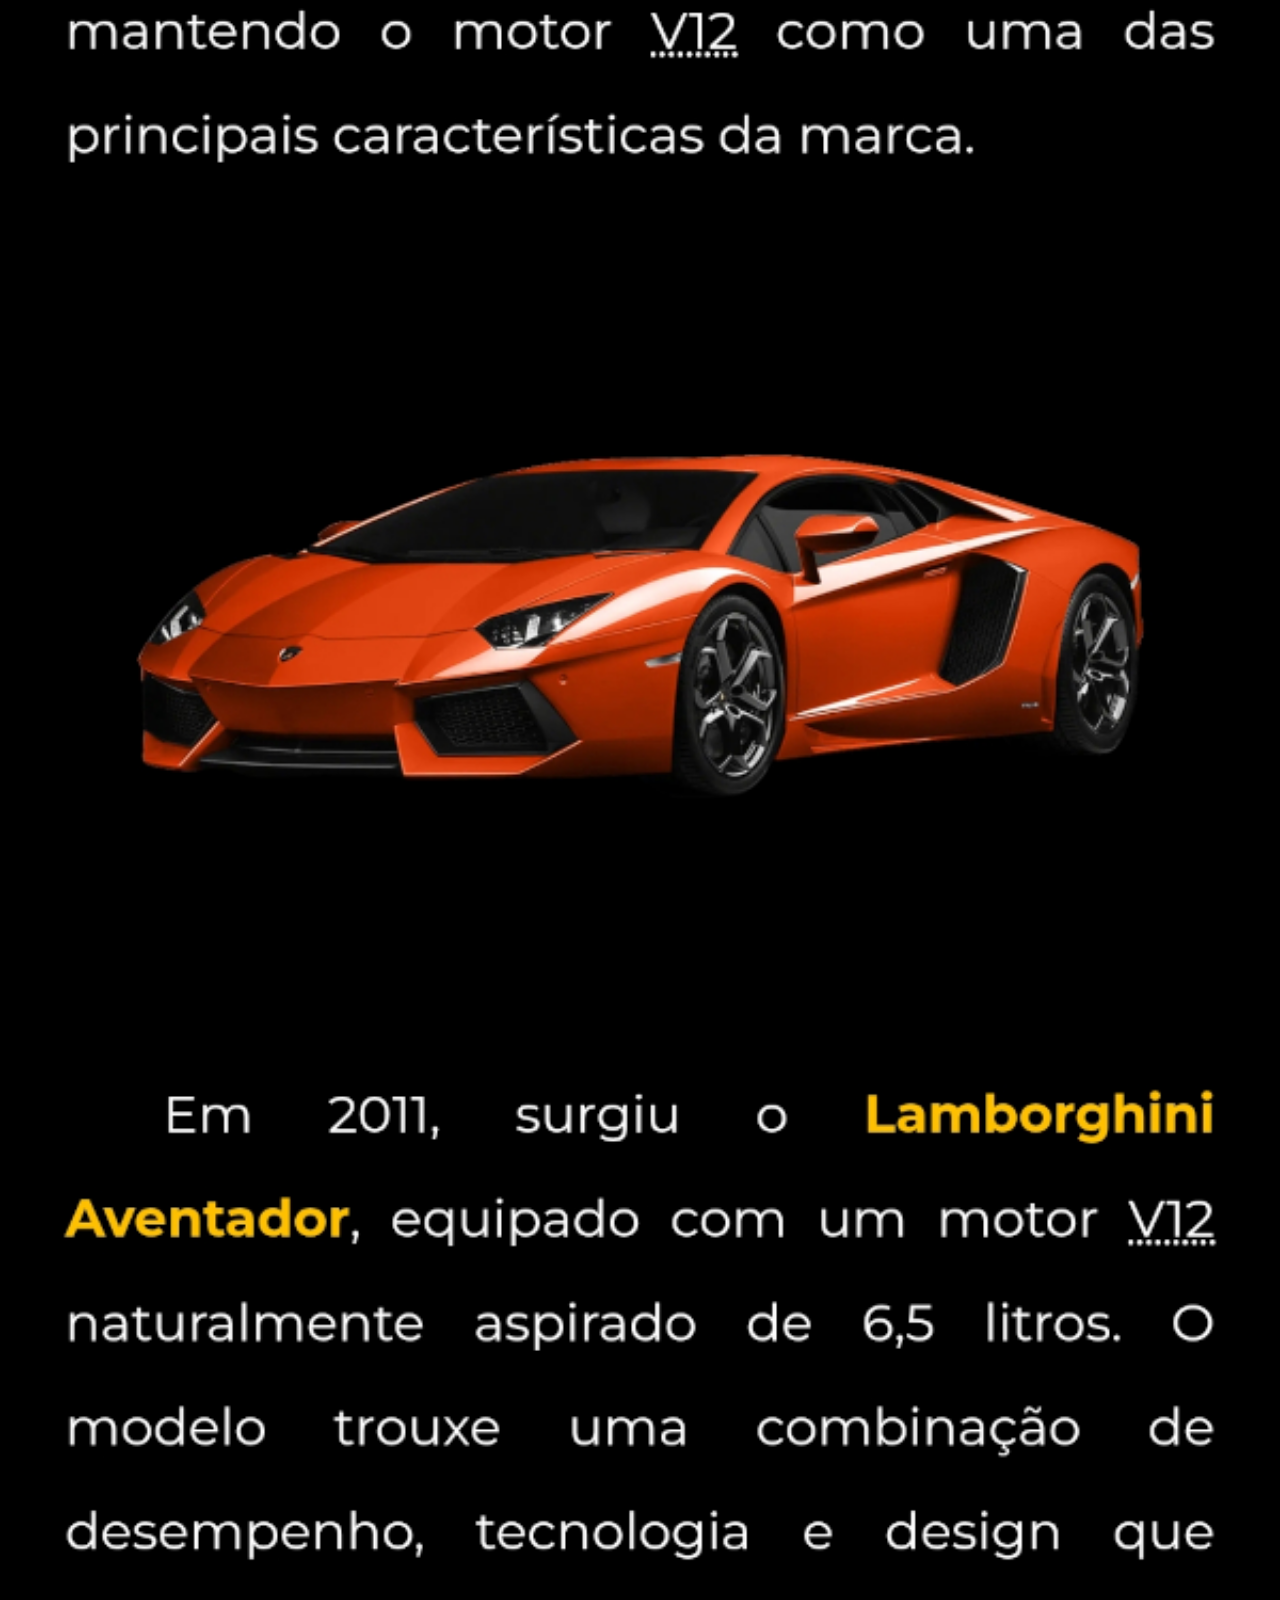
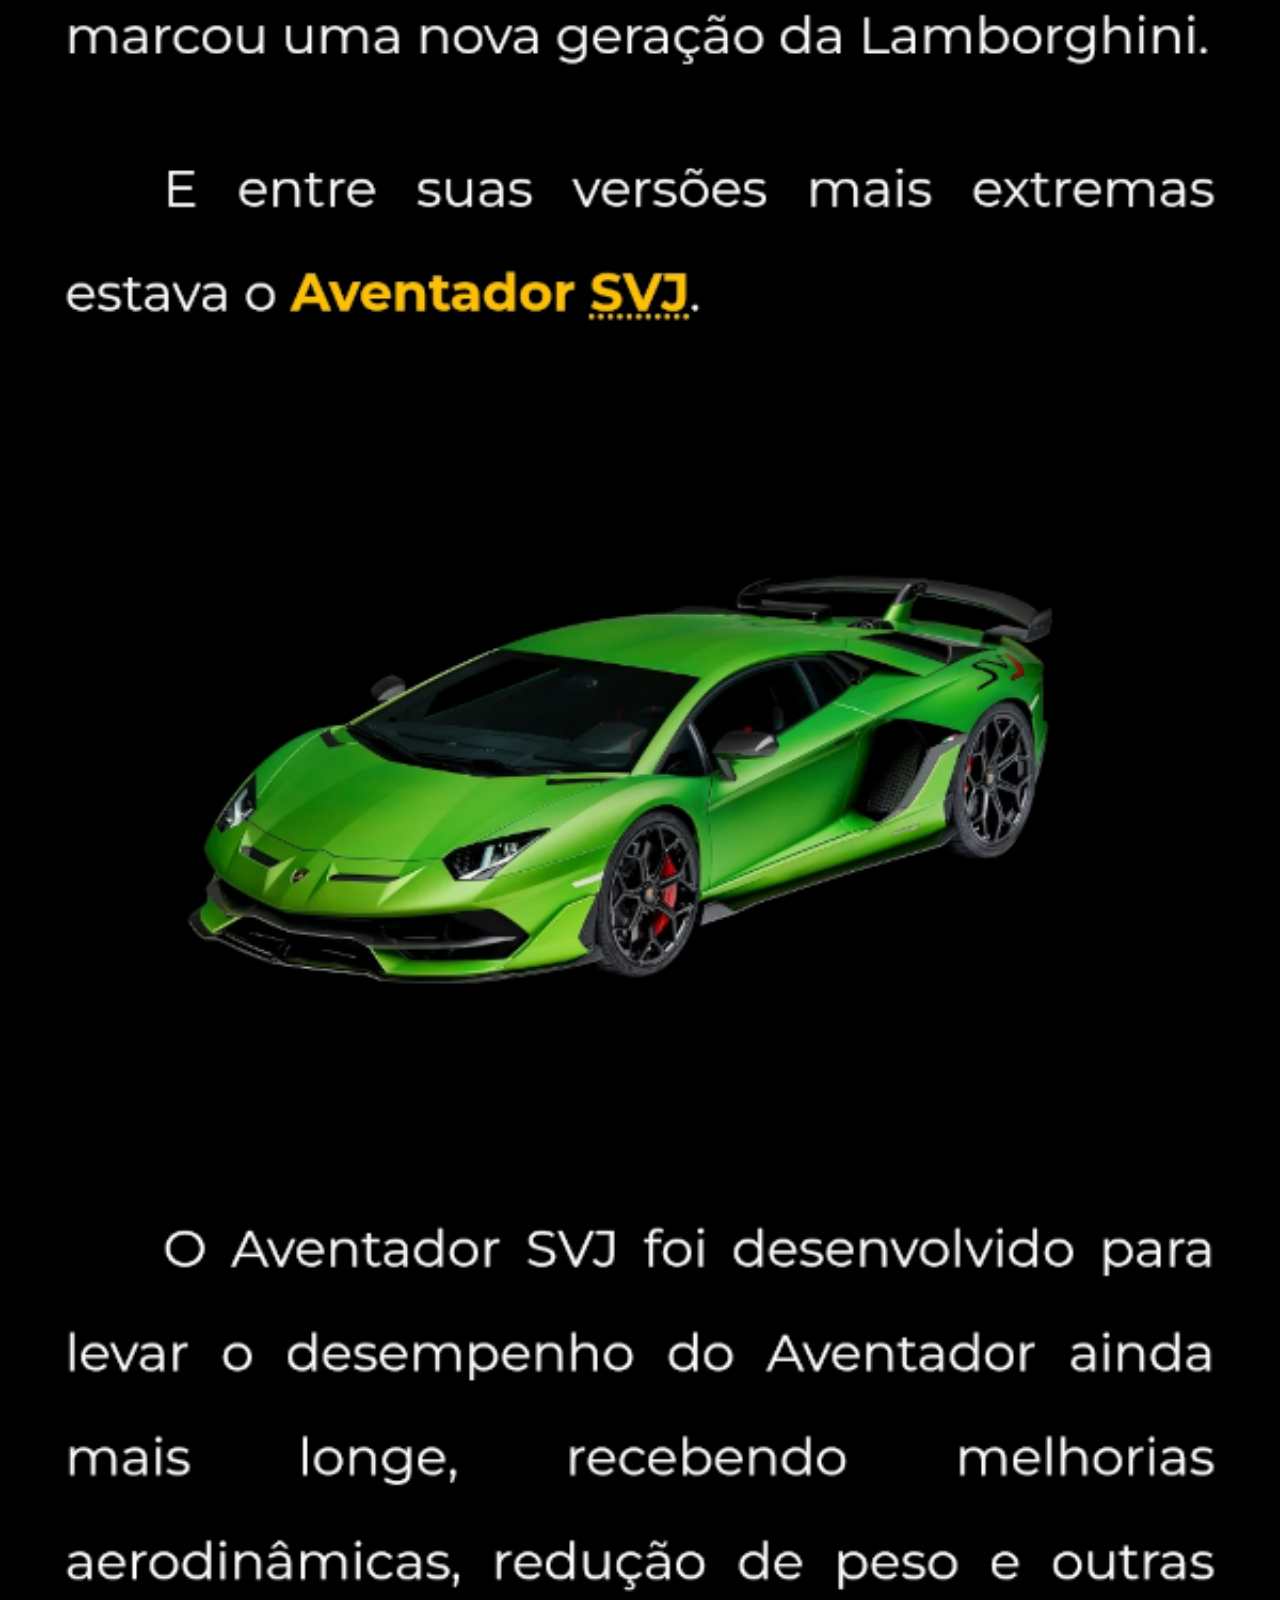
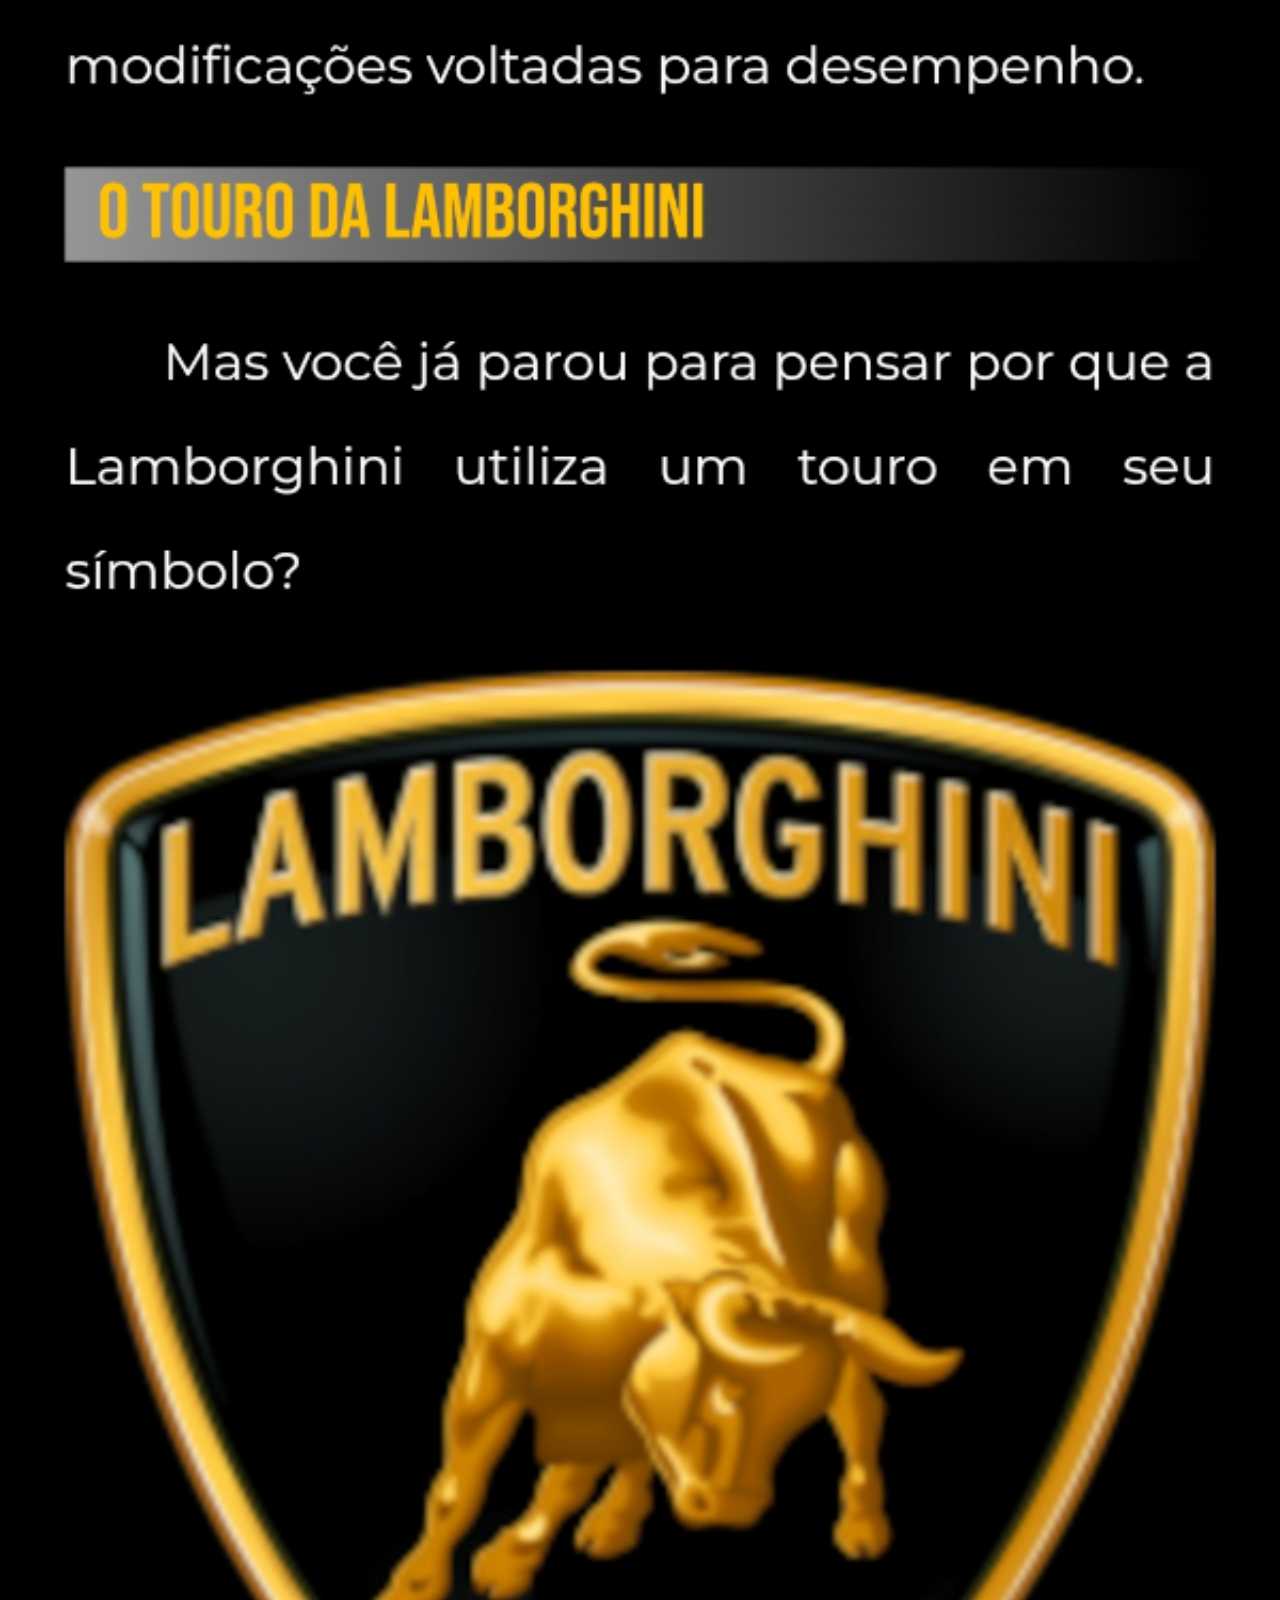
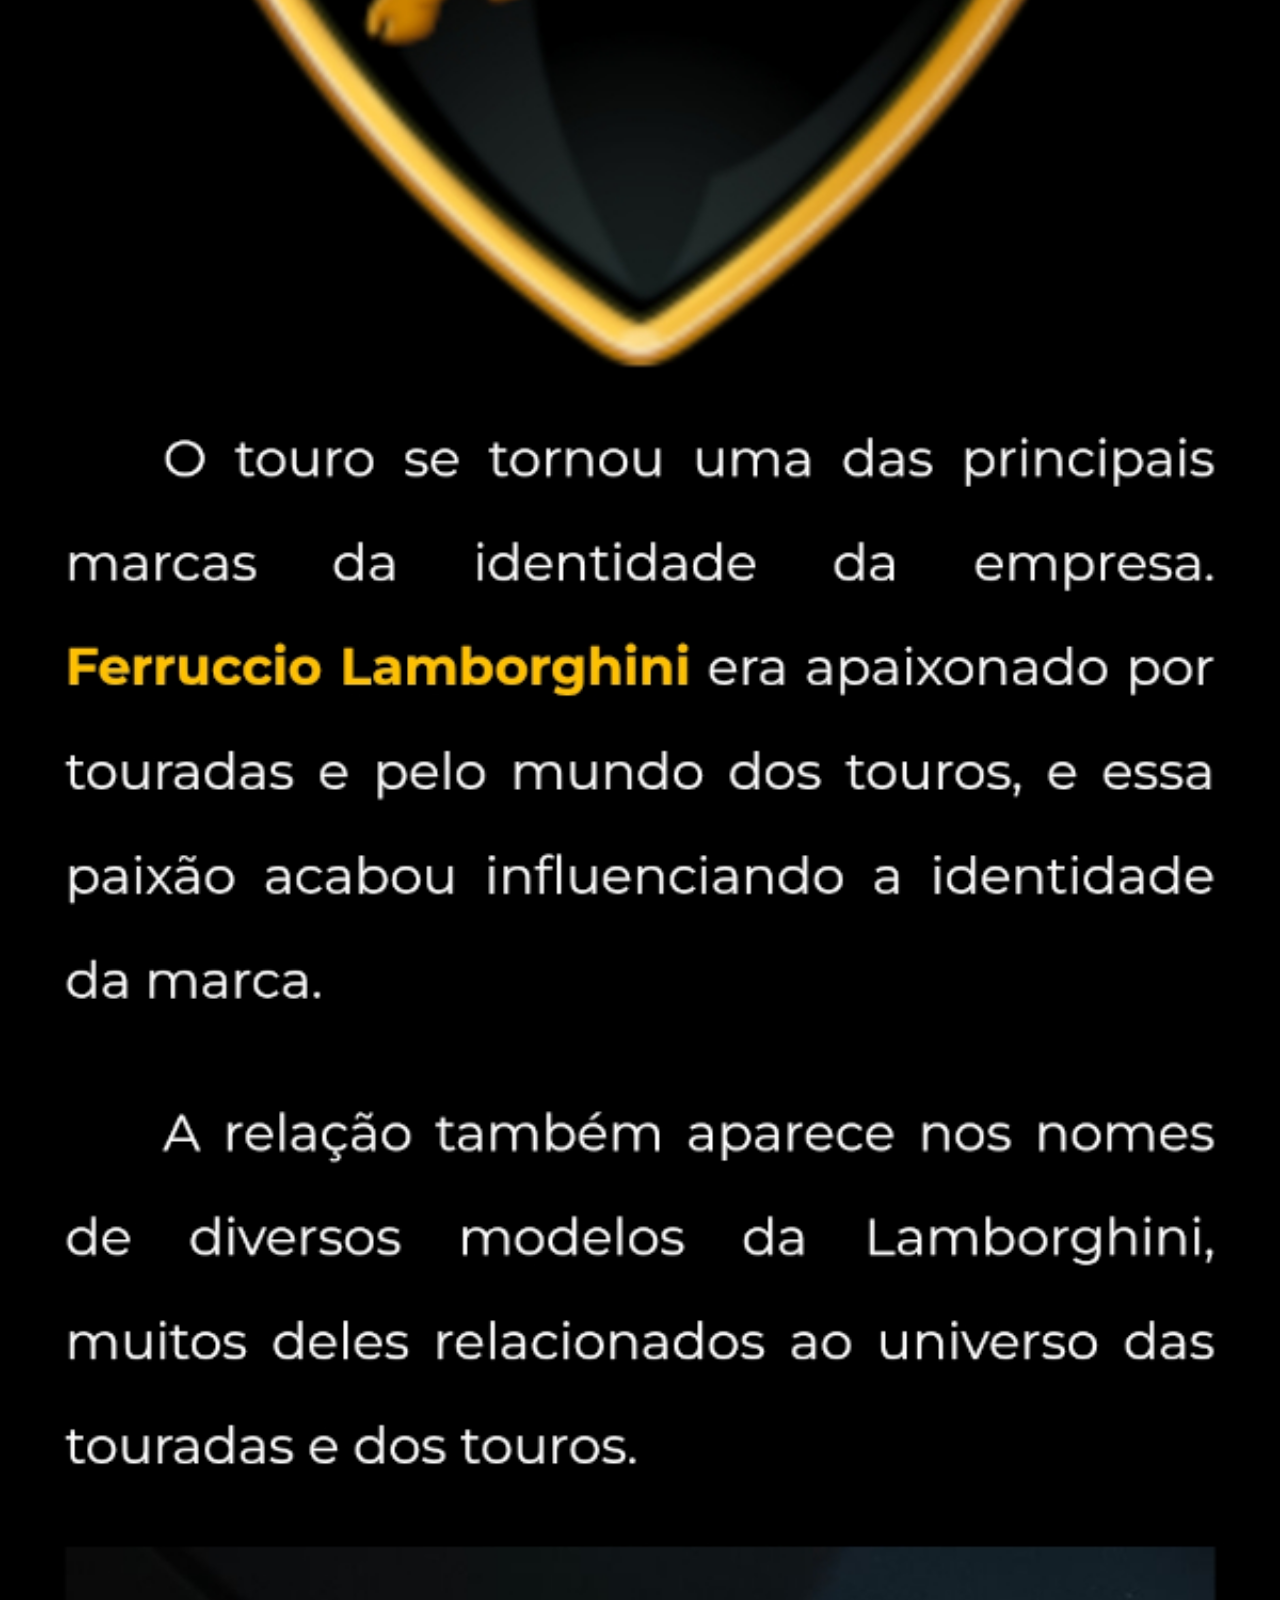
<file: lamborghini.html>
<!DOCTYPE html>
<html lang="pt-br">
<head>
    <meta charset="UTF-8">
    <meta name="viewport" content="width=device-width, initial-scale=1.0">
    <title>Lamborghini</title>
    <link rel="stylesheet" href="estilo/social.css">
   </head>
<body>
    <img src="imagem/tela-lamborghini.jpg" alt="Lamborghini">
    <a href="https://pietroo14.github.io/projeto-lamborghini/" target="_blank" id="lamborghini">ACESSE</a>
    
</body>
</html>
</file>
<file: estilo/style.css>
@charset "UTF-8";

*{

    margin: 0px;
    padding: 0px;
    font-family: Arial, Helvetica, sans-serif;
}


html, body{
    height: 110vh;
    width: 100vw;
    background-color: black;
}

body{
    background: url(../imagem/fundo-bmw.jpg) no-repeat;
      
    background-size: cover;
   background-position: center; 
   background-attachment: fixed;
 
}

main{
    position: relative;
    height: 100vh;

   
}


section#telefone{
    position: absolute;
    top: 50%;
    left: 50%;
    transform: translate(-50%, -50%);
   
    height: 627px;
    width: 311px;
    background:  url(../imagem/frame-iphone.png) no-repeat ;

}


iframe#tela{
    position: relative;
    top: 80px;
    left: 22px;
    width: 267px;
    height: 471px;
}






#lamborghini{
    border: 1px solid black;
    border-radius: 8px;
    background-color: black;

}
section#redes-sociais{
    text-align: right;
}


section#redes-sociais img{
    width:50px ;
     height: 50px ;
    margin: 10px;
    border-radius: 50%;
   box-shadow: 2px 2px 5px rgba(0, 0, 0, 0.400);
   box-sizing: border-box;
}

section#redes-sociais img:hover{
    border: 2px solid rgba(255, 255, 255, 0.637);
    transform: translate(-3px, -3px);
    box-shadow: 5px 5px 10px rgba(0, 0, 0, 0.623);
    transition: .5, border 1s;


}
</file>
<file: estilo/social.css>
@charset "UTF-8";
 *{
            margin: 0px;
            padding: 0px;
            font-family: Arial, Helvetica, sans-serif;
        }
        ::-webkit-scrollbar{
            width: 0px;
            height: 0px;
        }
        img{
            width: 100vw;
          

        }

        a{
            display: block;
            background-color: darkred;
            padding: 20px;
            text-align: center;
            font-weight: bolder;
            text-decoration: none;

        }

        a:hover{
            background-color: red;
        }


    #lamborghini{
        background-color: black;
        color: white;
    }

    #lamborghini:hover{
        background-color: #FFC000;

    }

    #ferrari{
        background-color: black;
        color: white;
    }


    #ferrari:hover{
        background-color:  #E10600;
    }

    #github{
        background-color: black;
        color: white;
    }

    #github:hover{
        background-color: #6E7681; ;
    }
</file>
